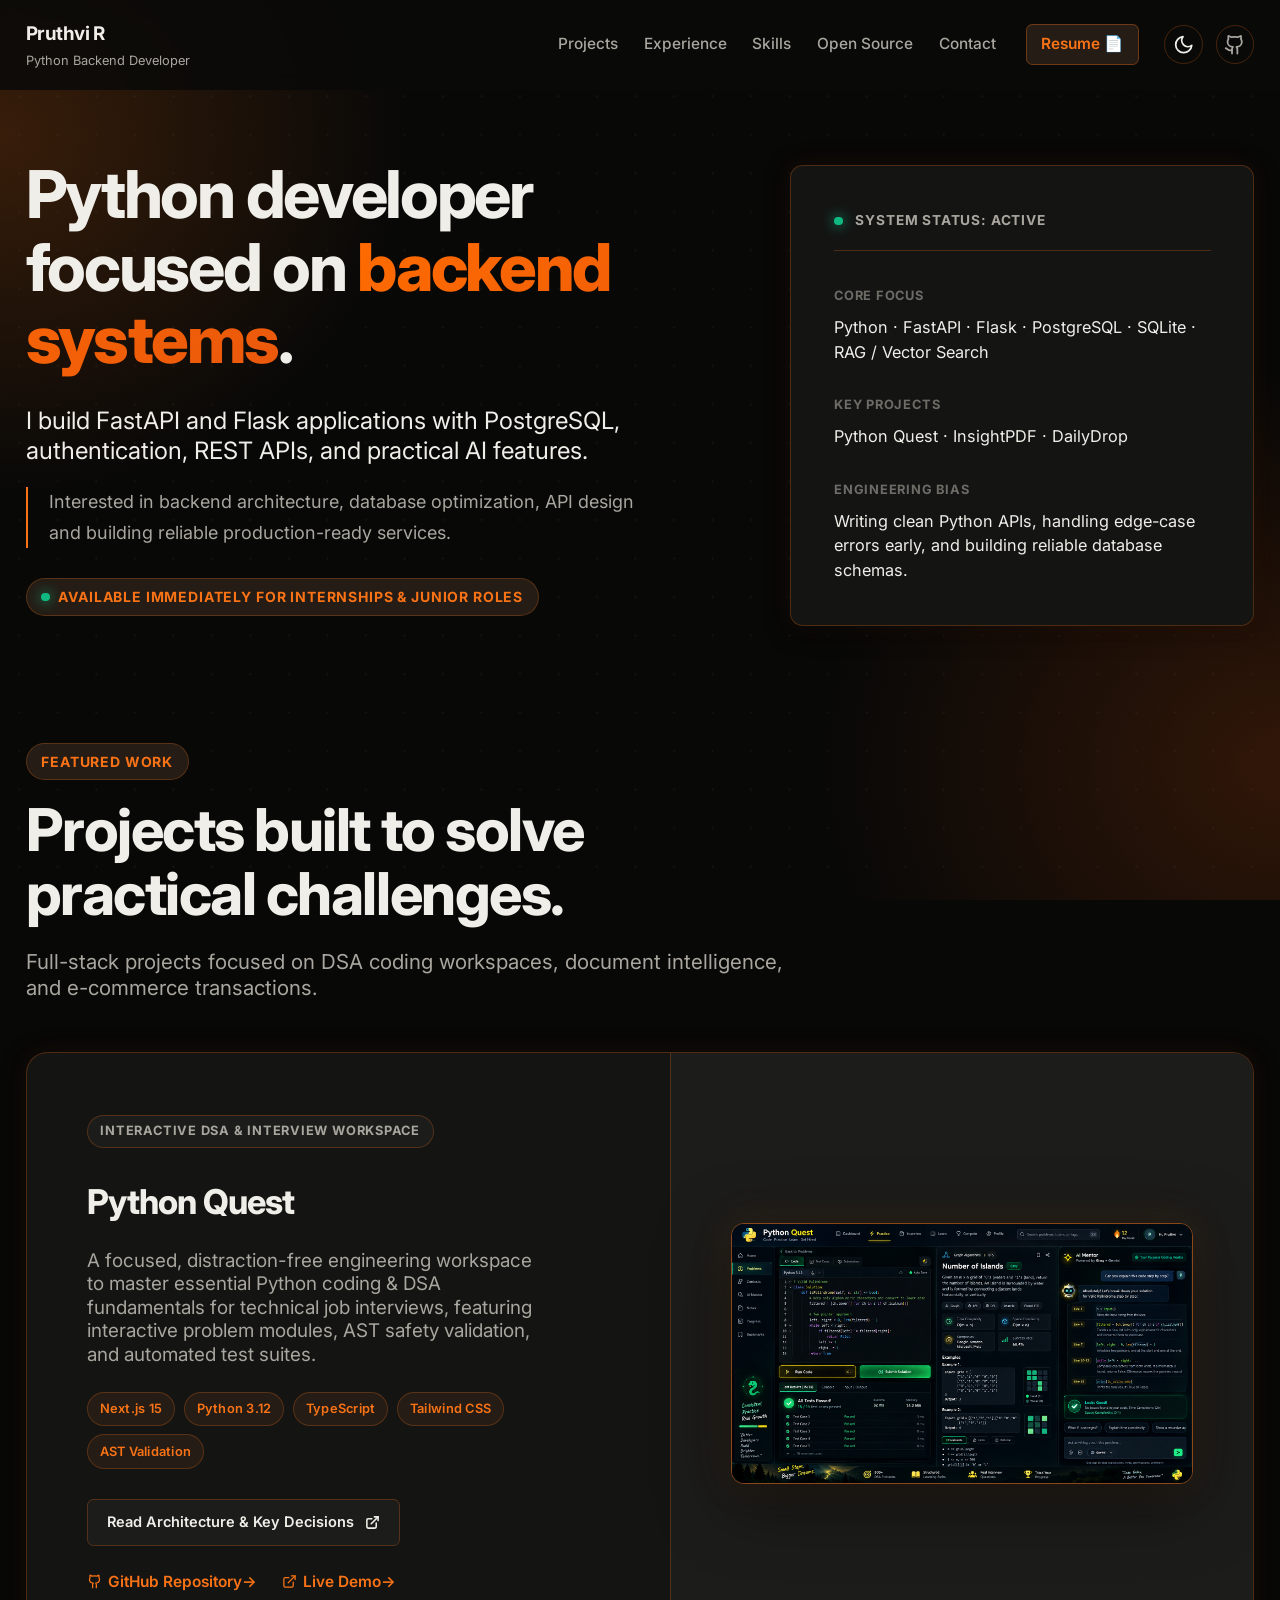
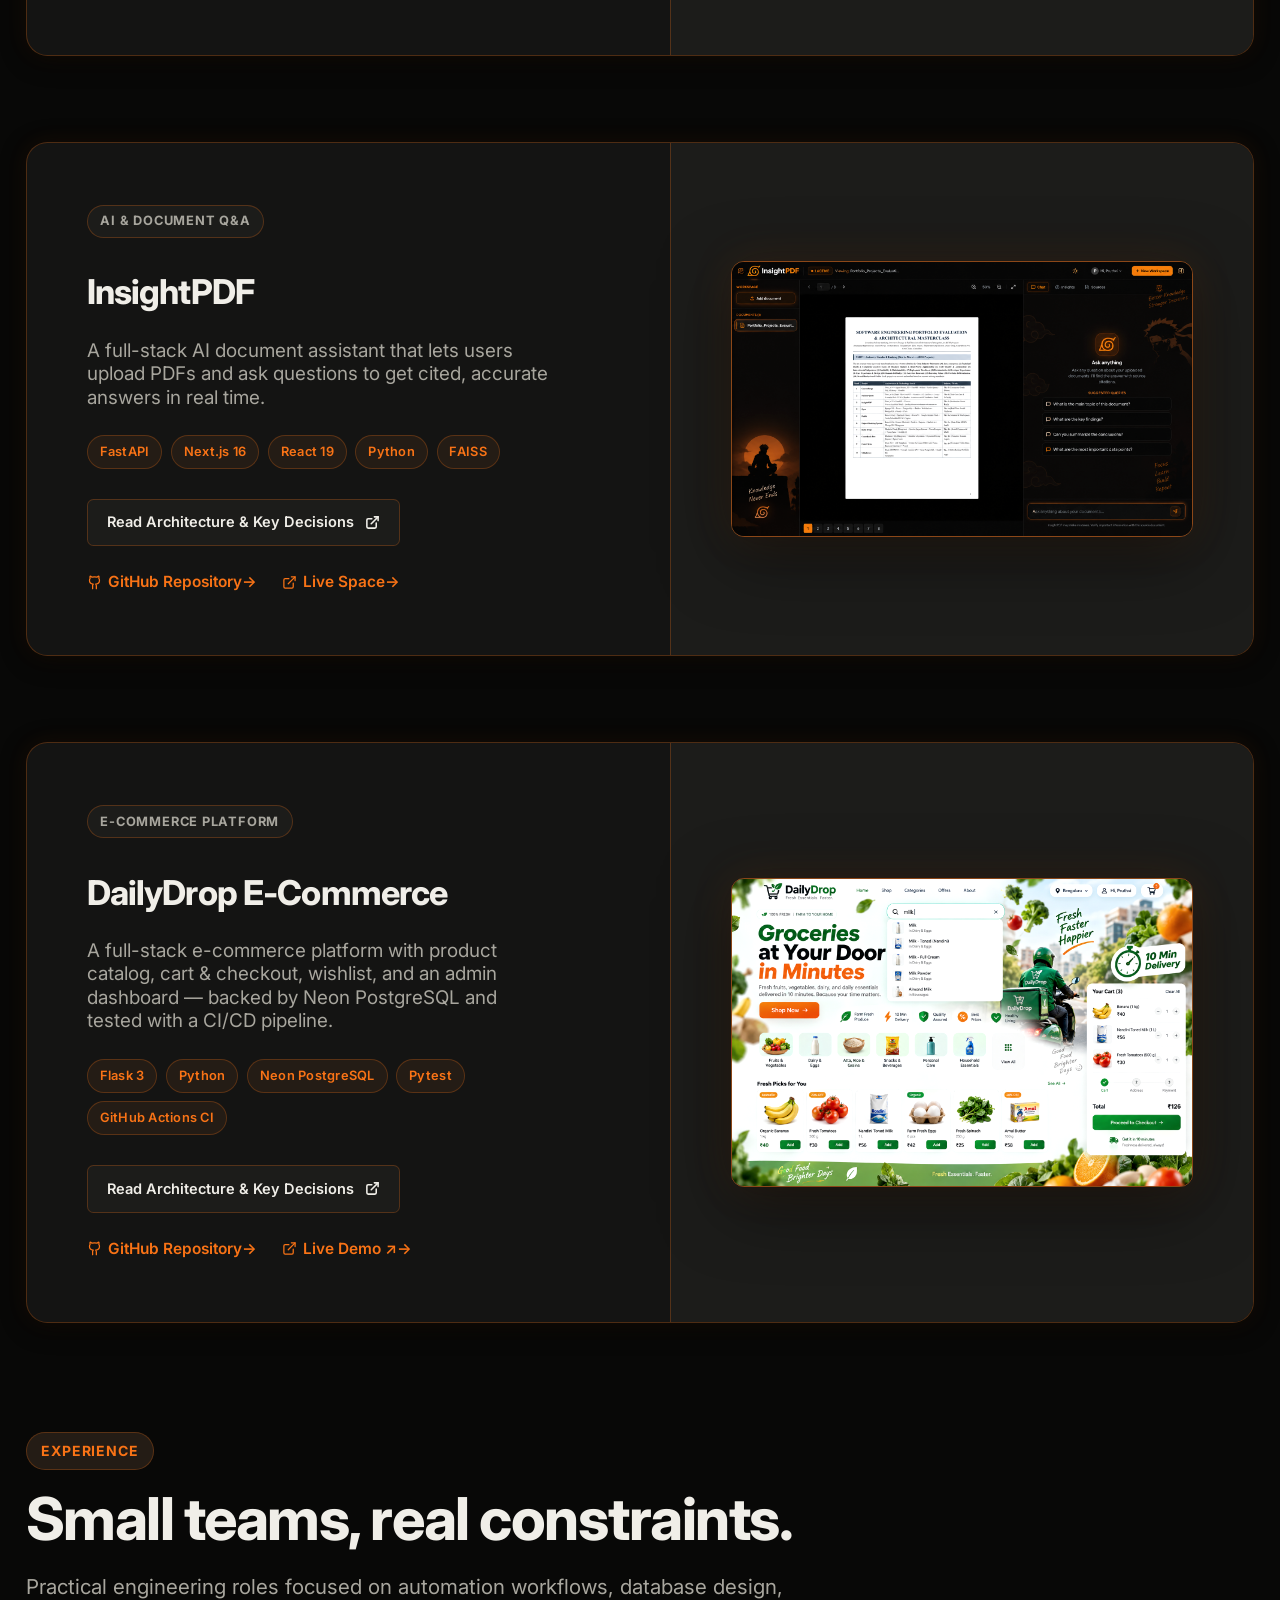
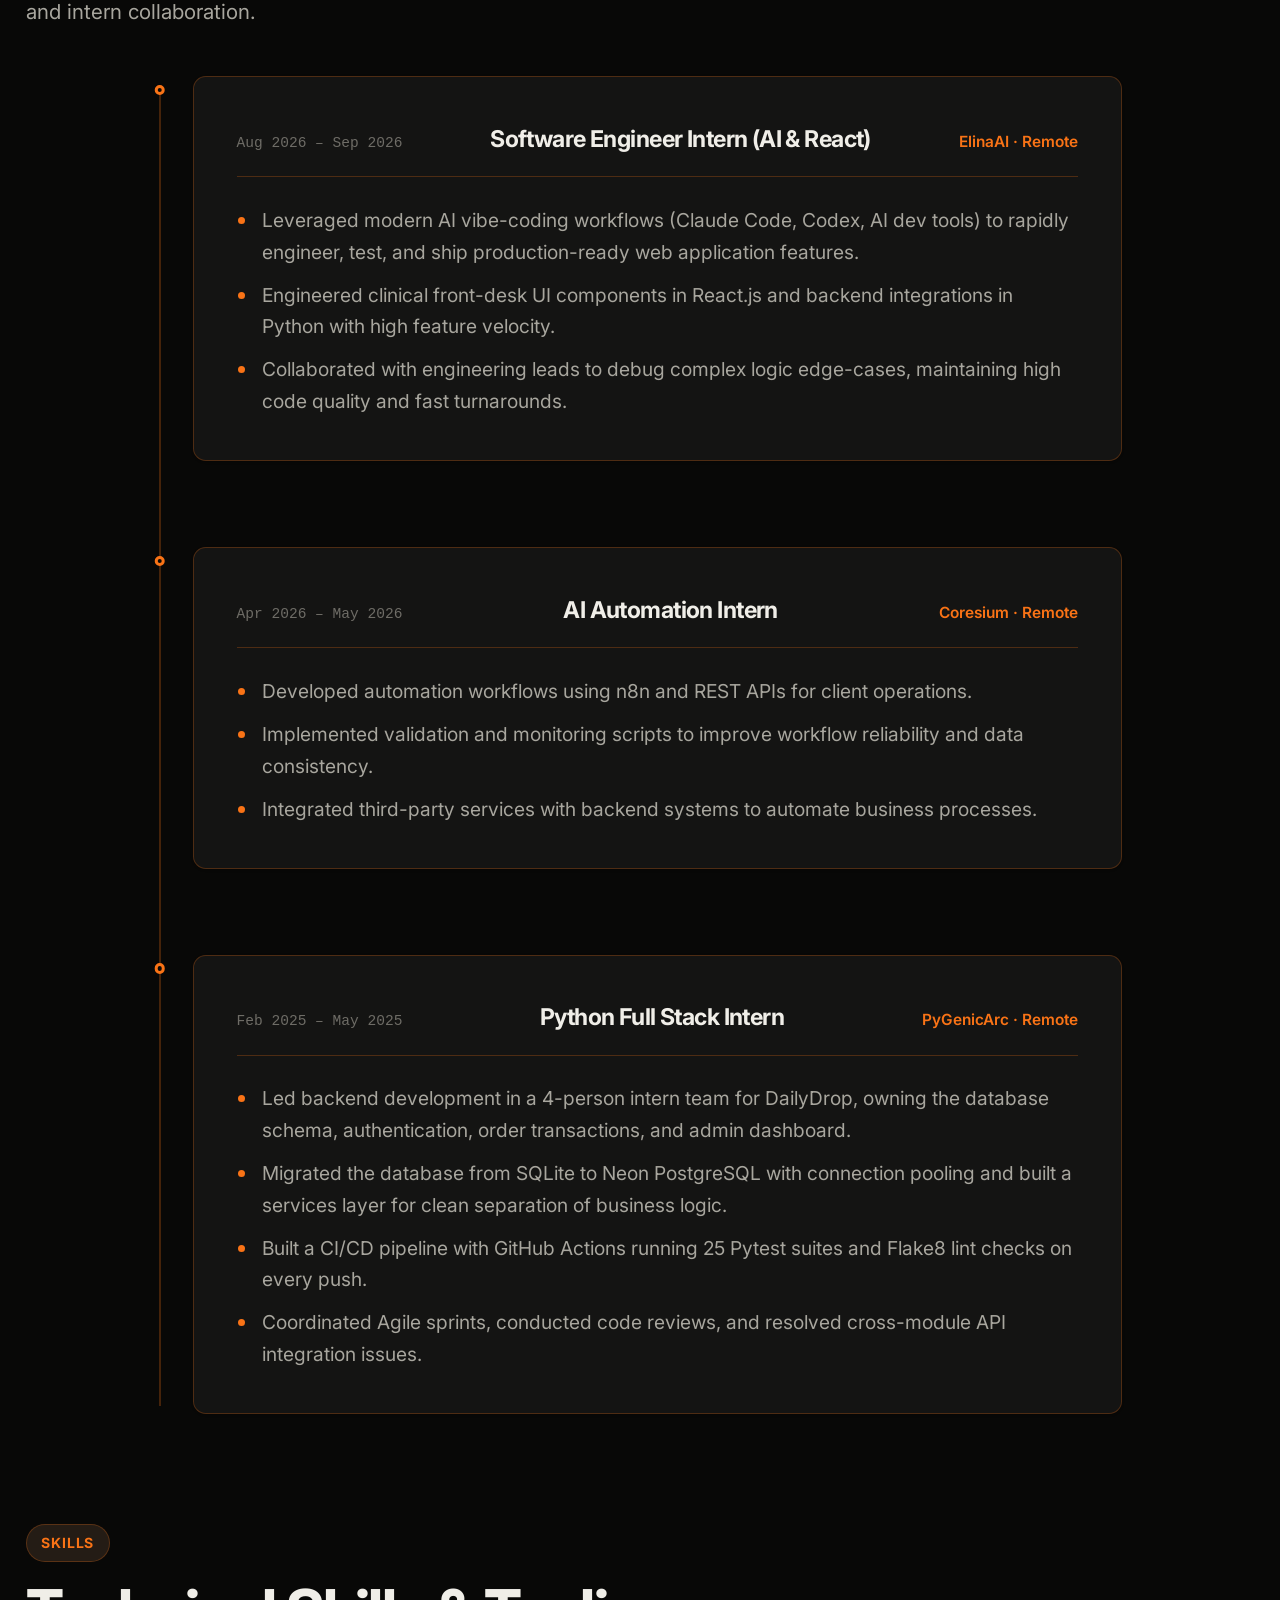
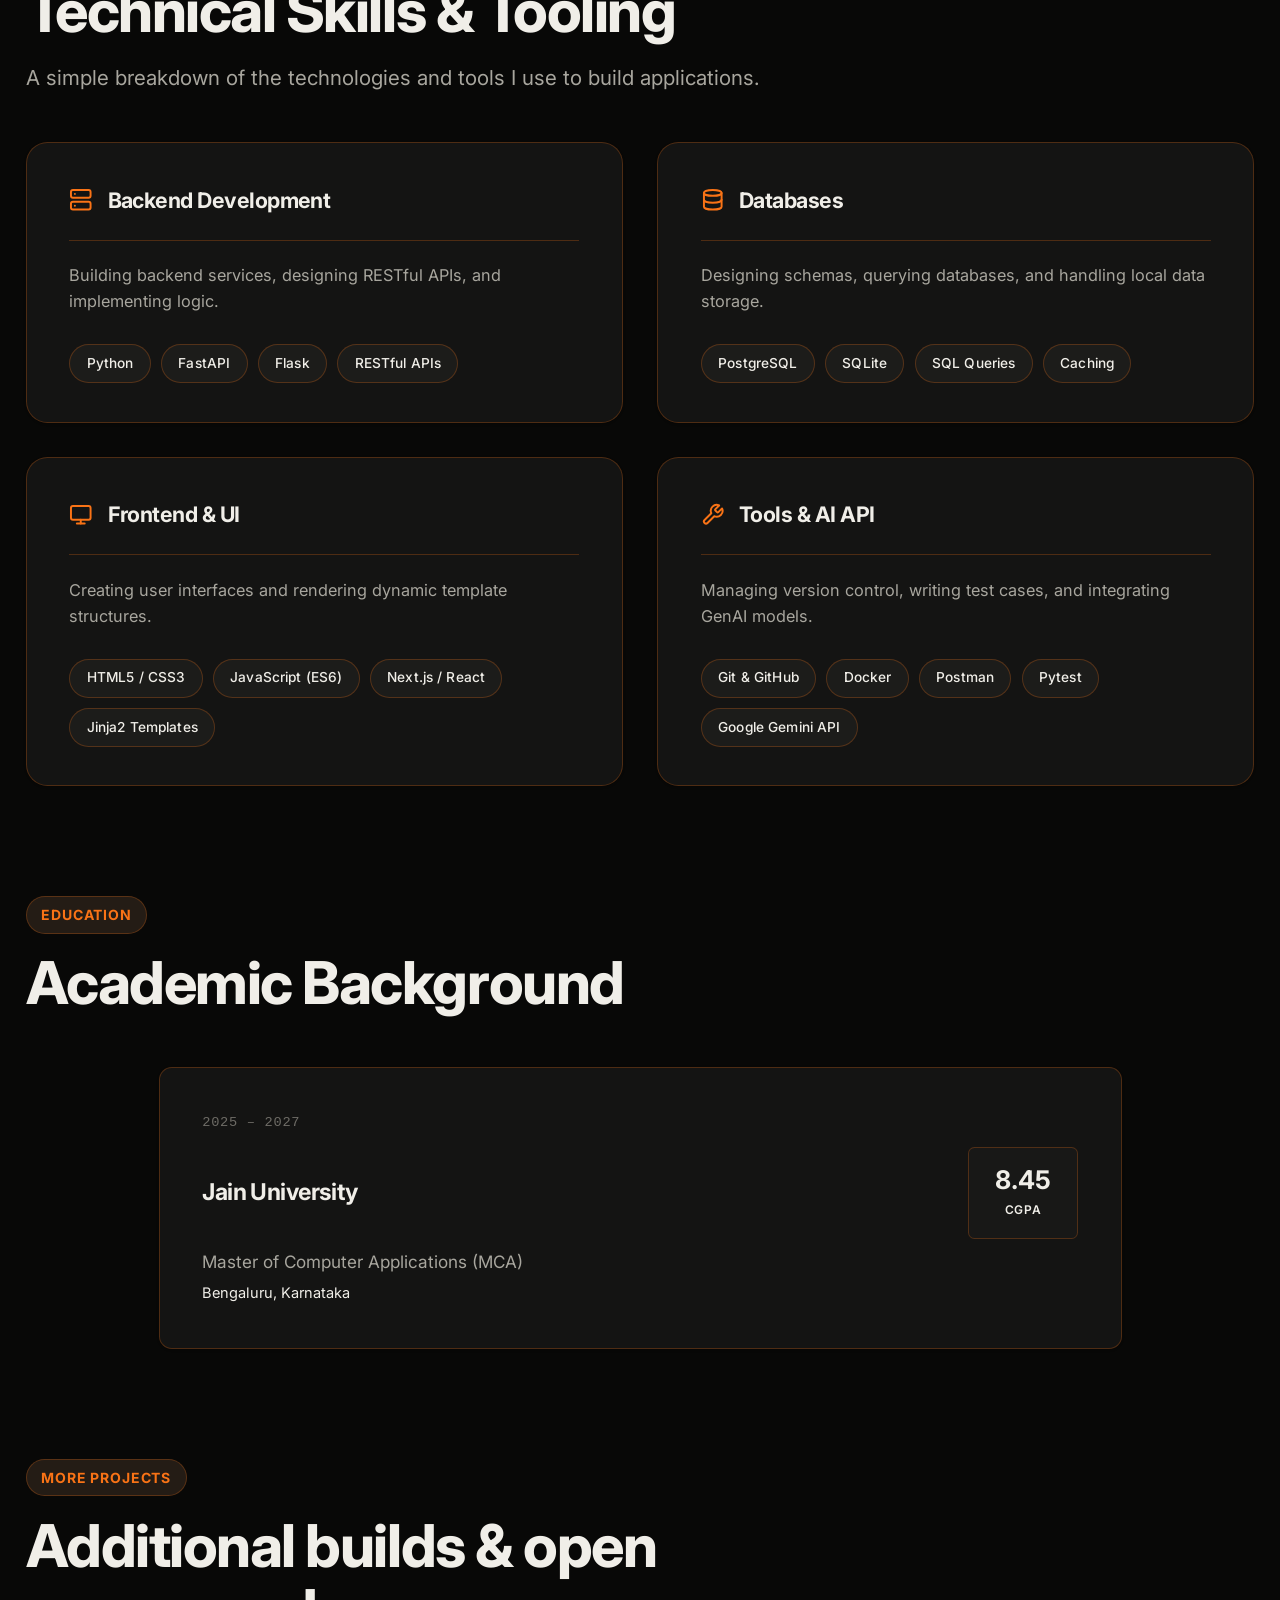
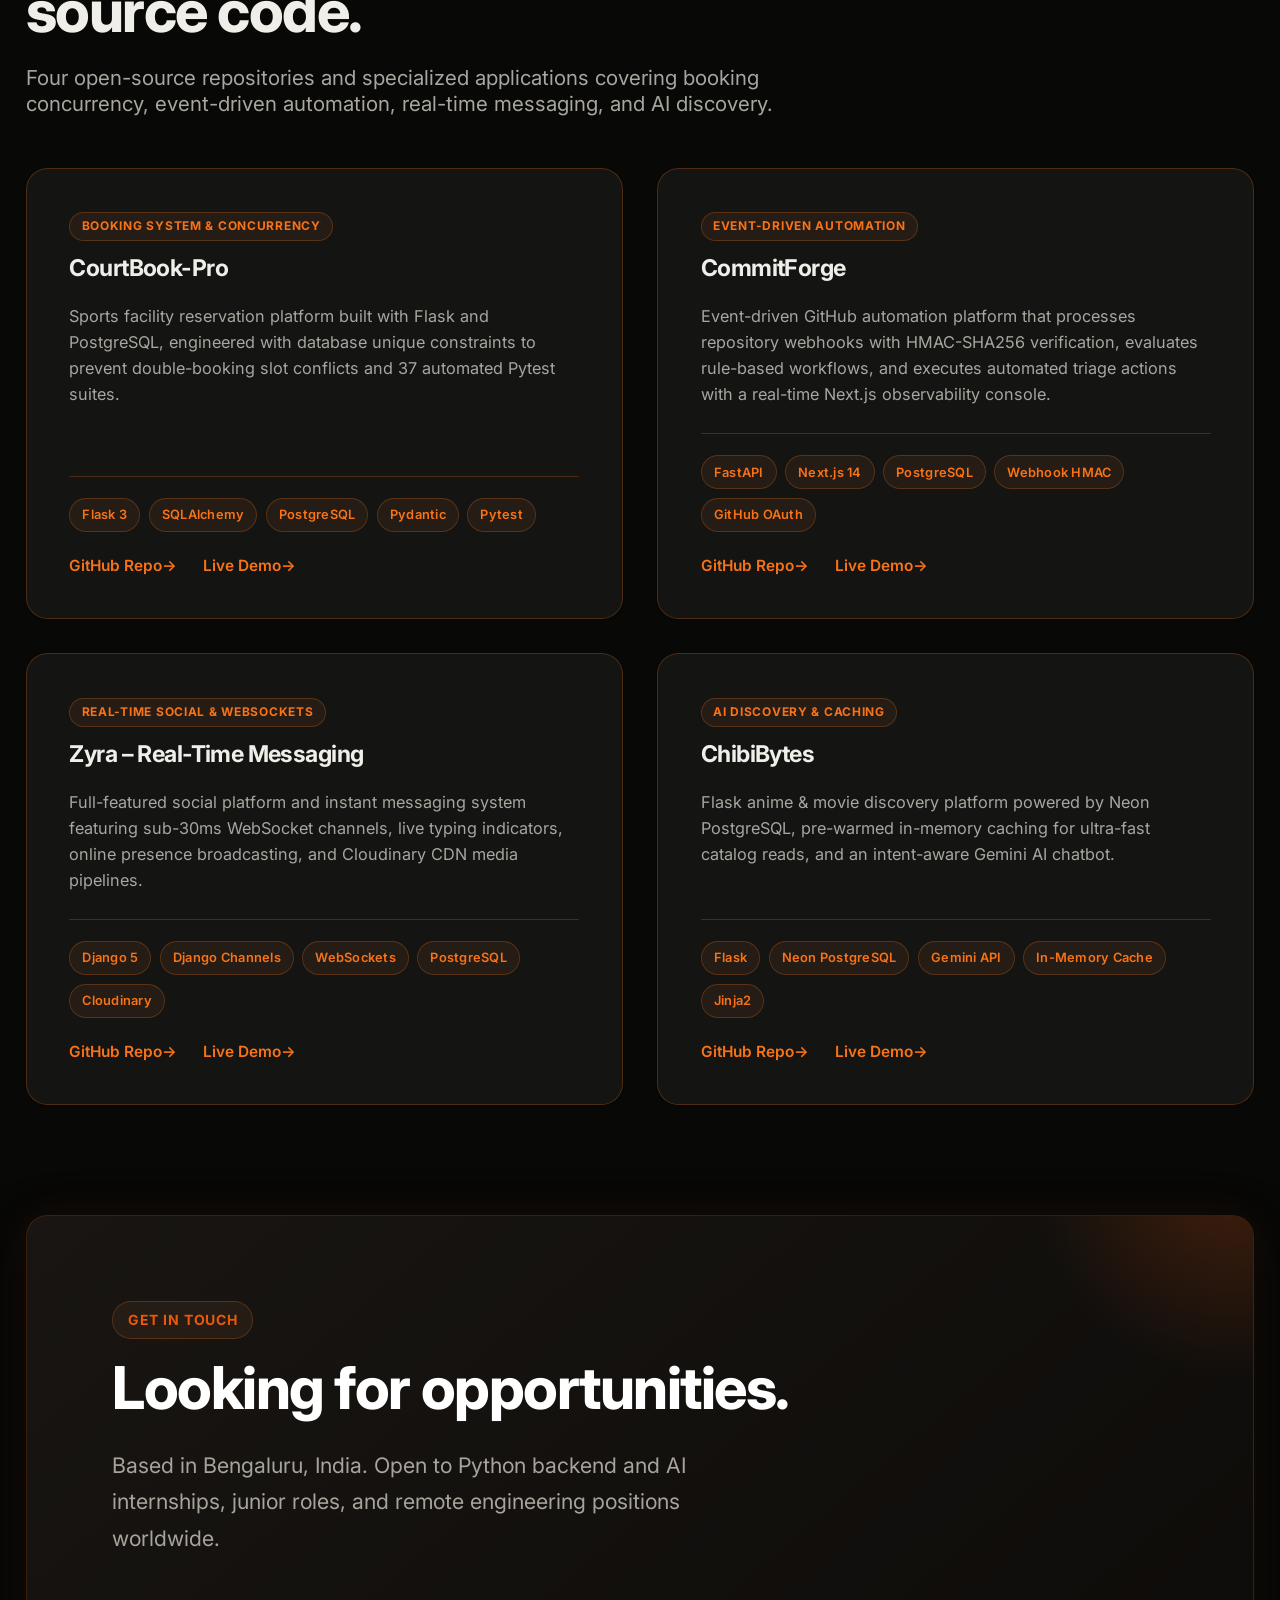
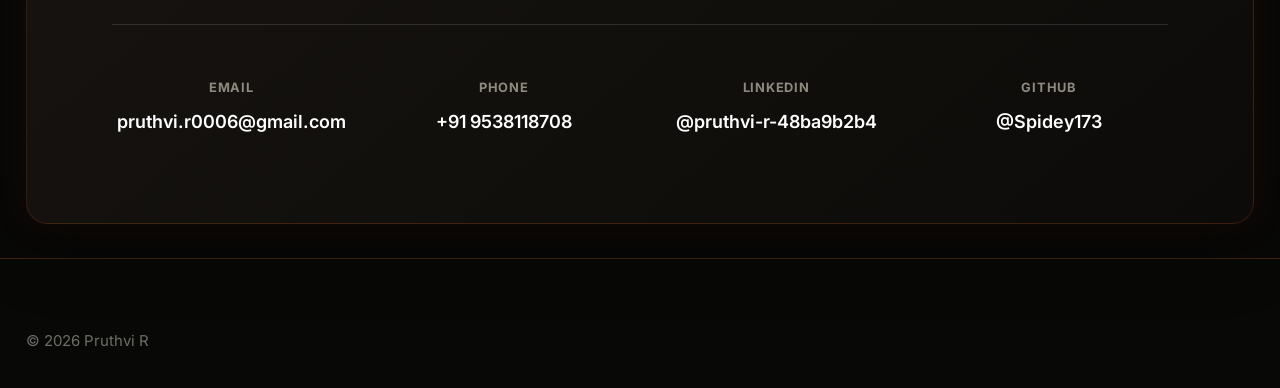
<file: index.html>
<!DOCTYPE html>
<html lang="en-IN" data-theme="dark">

<head>
    <meta charset="UTF-8">
    <meta name="viewport" content="width=device-width, initial-scale=1.0">
    <meta name="color-scheme" content="dark light">
    <meta name="theme-color" content="#0a0a09">
    <script>
        (function () {
            const stored = localStorage.getItem("portfolio-theme-v4-orange");
            const theme = (stored === "light" || stored === "dark") ? stored : "dark";
            document.documentElement.dataset.theme = theme;
        })();
    </script>
    <title>Pruthvi R — Python Backend Developer</title>
    <link rel="icon" type="image/webp" href="assets/favicon.webp">
    <meta name="description"
        content="Python backend developer building FastAPI/Flask APIs, PostgreSQL systems, and retrieval-powered applications.">
    <meta name="author" content="Pruthvi R">
    <meta name="robots" content="index, follow">

    <meta property="og:title" content="Pruthvi R — Python Backend Developer">
    <meta property="og:description"
        content="Python backend developer building FastAPI/Flask APIs, PostgreSQL systems, and retrieval-powered applications.">
    <meta property="og:type" content="website">
    <meta property="og:url" content="https://pruthvi-17.vercel.app/">
    <meta property="og:image" content="https://pruthvi-17.vercel.app/assets/pdf.png">
    <meta name="twitter:card" content="summary_large_image">
    <meta name="twitter:title" content="Pruthvi R — Python Backend Developer">
    <meta name="twitter:description"
        content="Python backend developer building FastAPI/Flask APIs, PostgreSQL systems, and retrieval-powered applications.">
    <meta name="twitter:image" content="https://pruthvi-17.vercel.app/assets/pdf.png">
    <link rel="canonical" href="https://pruthvi-17.vercel.app/">

    <link rel="preconnect" href="https://fonts.googleapis.com">
    <link rel="preconnect" href="https://fonts.gstatic.com" crossorigin>
    <link
        href="https://fonts.googleapis.com/css2?family=Inter:ital,opsz,wght@0,14..32,100..900;1,14..32,100..900&display=swap"
        rel="stylesheet">

    <link rel="preload" href="style.css" as="style">
    <link rel="stylesheet" href="style.css">

    <script type="application/ld+json">
        {
            "@context": "https://schema.org",
            "@type": "Person",
            "name": "Pruthvi R",
            "jobTitle": "Python Backend Developer",
            "email": "mailto:pruthvi.r0006@gmail.com",
            "telephone": "+91-9538118708",
            "address": {
                "@type": "PostalAddress",
                "addressLocality": "Bengaluru",
                "addressRegion": "Karnataka",
                "addressCountry": "IN"
            },
            "url": "https://pruthvi-17.vercel.app/",
            "sameAs": [
                "https://github.com/Spidey173",
                "https://linkedin.com/in/pruthvi-r-48ba9b2b4"
            ],
            "knowsAbout": [
                "Python", "FastAPI", "Flask", "PostgreSQL",
                "RAG Pipelines", "Vector Databases", "REST APIs",
                "SQLite", "Docker"
            ]
        }
    </script>
</head>

<body>

    <div class="progress-bar" id="progress-bar" aria-hidden="true"></div>

    <a class="skip-link" href="#main-content">Skip to content</a>

    <header class="site-header" id="site-header">
        <nav class="nav" aria-label="Primary navigation">
            <a class="brand" href="#opening" aria-label="Pruthvi R — home">
                <span class="brand-name">Pruthvi R</span>
                <span class="brand-role">Python Backend Developer</span>
            </a>

            <button class="nav-toggle" type="button" aria-expanded="false" aria-controls="nav-links" id="nav-toggle">
                <span class="sr-only">Toggle navigation menu</span>
                <span class="hamburger-bar"></span>
                <span class="hamburger-bar"></span>
            </button>

            <div class="nav-links" id="nav-links">
                <a href="#work">Projects</a>
                <a href="#experience">Experience</a>
                <a href="#skills">Skills</a>
                <a href="#oss">Open Source</a>
                <a href="#contact">Contact</a>
                <a href="resume.html" target="_blank" rel="noreferrer" class="nav-resume-btn">Resume 📄</a>

                <div class="nav-controls">
                    <button class="theme-toggle" type="button" aria-label="Switch theme" id="theme-toggle">
                        <svg class="theme-icon sun-icon" viewBox="0 0 24 24" fill="none" stroke="currentColor"
                            stroke-width="2" stroke-linecap="round" stroke-linejoin="round">
                            <circle cx="12" cy="12" r="4"></circle>
                            <path d="M12 2v2"></path>
                            <path d="M12 20v2"></path>
                            <path d="m4.93 4.93 1.41 1.41"></path>
                            <path d="m17.66 17.66 1.41 1.41"></path>
                            <path d="M2 12h2"></path>
                            <path d="M20 12h2"></path>
                            <path d="m6.34 17.66-1.41 1.41"></path>
                            <path d="m19.07 4.93-1.41 1.41"></path>
                        </svg>
                        <svg class="theme-icon moon-icon" viewBox="0 0 24 24" fill="none" stroke="currentColor"
                            stroke-width="2" stroke-linecap="round" stroke-linejoin="round">
                            <path d="M21 12.79A9 9 0 1 1 11.21 3 7 7 0 0 0 21 12.79z"></path>
                        </svg>
                    </button>
                    <a class="github-nav-link" href="https://github.com/Spidey173" target="_blank" rel="noreferrer"
                        aria-label="GitHub Profile">
                        <svg class="github-nav-icon" viewBox="0 0 24 24" fill="none" stroke="currentColor"
                            stroke-width="2" stroke-linecap="round" stroke-linejoin="round">
                            <path
                                d="M15 22v-4a4.8 4.8 0 0 0-1-3.5c3 0 6-2 6-5.5.08-1.25-.27-2.48-1-3.5.28-1.15.28-2.35 0-3.5 0 0-1 0-3 1.5-2.64-.5-5.36-.5-8 0C6 2 5 2 5 2c-.3 1.15-.3 2.35 0 3.5A5.403 5.403 0 0 0 4 9c0 3.5 3 5.5 6 5.5-.39.49-.68 1.05-.85 1.65-.17.6-.22 1.23-.15 1.85v4">
                            </path>
                            <path d="M9 18c-4.51 2-5-2-7-2"></path>
                        </svg>
                    </a>
                </div>
            </div>
        </nav>
    </header>

    <main id="main-content">

        <section class="section opening" id="opening" aria-labelledby="opening-title">
            <div class="opening-grid">
                <div class="opening-text reveal">
                    <h1 id="opening-title">Python developer focused on <span class="accent-text">backend systems</span>.
                    </h1>
                    <p class="opening-lede">
                        I build FastAPI and Flask applications with PostgreSQL, authentication, REST APIs, and practical
                        AI features.
                    </p>
                    <p class="opening-about">
                        Interested in backend architecture, database optimization, API design and building reliable
                        production-ready services.
                    </p>
                    <div class="opening-availability" style="margin-top: 1.75rem;">
                        <span class="eyebrow" style="display: inline-flex; align-items: center; gap: 0.5rem;">
                            <span class="signal-indicator"></span>
                            AVAILABLE IMMEDIATELY FOR INTERNSHIPS &amp; JUNIOR ROLES
                        </span>
                    </div>
                </div>

                <div class="opening-signal reveal">
                    <div class="signal-card">
                        <div class="signal-header">
                            <span class="signal-indicator"></span>
                            <span class="signal-title">System Status: Active</span>
                        </div>
                        <div class="signal-body">
                            <div class="signal-metric">
                                <span class="metric-label">Core Focus</span>
                                <span class="metric-value">Python · FastAPI · Flask · PostgreSQL · SQLite · RAG / Vector
                                    Search</span>
                            </div>
                            <div class="signal-metric">
                                <span class="metric-label">KEY PROJECTS</span>
                                <span class="metric-value">Python Quest · InsightPDF · DailyDrop</span>
                            </div>
                            <div class="signal-metric">
                                <span class="metric-label">Engineering Bias</span>
                                <span class="metric-value">Writing clean Python APIs, handling edge-case errors early,
                                    and building reliable database schemas.</span>
                            </div>
                        </div>
                    </div>
                </div>
            </div>
        </section>

        <section class="section case-studies" id="work" aria-labelledby="work-heading">
            <div class="section-header reveal">
                <span class="eyebrow">Featured Work</span>
                <h2 id="work-heading">Projects built to solve practical challenges.</h2>
                <p class="section-subtitle">Full-stack projects focused on DSA coding workspaces,
                    document intelligence, and e-commerce transactions.</p>
            </div>

            <div class="case-studies-container">

                <!-- 1. Python Quest (Interactive DSA & Interview Workspace) -->
                <article class="case-card reveal" id="case-pythonquest">
                    <div class="case-card-grid">
                        <div class="case-card-body">
                            <span class="case-badge">Interactive DSA & Interview Workspace</span>
                            <h3>Python Quest</h3>
                            <p class="case-intro">A focused, distraction-free engineering workspace to master essential
                                Python coding & DSA fundamentals for technical job interviews, featuring interactive problem
                                modules, AST safety validation, and automated test suites.</p>

                            <div class="case-stack-tags">
                                <span class="tech-tag">Next.js 15</span>
                                <span class="tech-tag">Python 3.12</span>
                                <span class="tech-tag">TypeScript</span>
                                <span class="tech-tag">Tailwind CSS</span>
                                <span class="tech-tag">AST Validation</span>
                            </div>

                            <!-- Modal Trigger Button -->
                            <button type="button" class="btn-details-trigger open-modal-btn" data-project="pythonquest">
                                Read Architecture & Key Decisions
                                <svg width="14" height="14" viewBox="0 0 24 24" fill="none" stroke="currentColor"
                                    stroke-width="2.5" stroke-linecap="round" stroke-linejoin="round"
                                    style="margin-left: 0.25rem;">
                                    <path d="M18 13v6a2 2 0 0 1-2 2H5a2 2 0 0 1-2-2V8a2 2 0 0 1 2-2h6"></path>
                                    <polyline points="15 3 21 3 21 9"></polyline>
                                    <line x1="10" y1="14" x2="21" y2="3"></line>
                                </svg>
                            </button>

                            <div class="case-links" style="flex-wrap: wrap; gap: 0.75rem 1.5rem; margin-top: 0.85rem;">
                                <a href="https://github.com/Spidey173/Python.git" target="_blank" rel="noreferrer"
                                    class="link-arrow"><svg width="14" height="14" viewBox="0 0 24 24" fill="none"
                                        stroke="currentColor" stroke-width="2" stroke-linecap="round"
                                        stroke-linejoin="round" style="margin-right: 0.35rem; vertical-align: -2px;">
                                        <path
                                            d="M15 22v-4a4.8 4.8 0 0 0-1-3.5c3 0 6-2 6-5.5.08-1.25-.27-2.48-1-3.5.28-1.15.28-2.35 0-3.5 0 0-1 0-3 1.5-2.64-.5-5.36-.5-8 0C6 2 5 2 5 2c-.3 1.15-.3 2.35 0 3.5A5.403 5.403 0 0 0 4 9c0 3.5 3 5.5 6 5.5-.39.49-.68 1.05-.85 1.65-.17.6-.22 1.23-.15 1.85v4">
                                        </path>
                                    </svg>GitHub Repository</a>
                                <a href="https://python-frontend-ruby.vercel.app/" target="_blank" rel="noreferrer"
                                    class="link-arrow"><svg width="14" height="14" viewBox="0 0 24 24" fill="none"
                                        stroke="currentColor" stroke-width="2" stroke-linecap="round"
                                        stroke-linejoin="round" style="margin-right: 0.35rem; vertical-align: -2px;">
                                        <path d="M18 13v6a2 2 0 0 1-2 2H5a2 2 0 0 1-2-2V8a2 2 0 0 1 2-2h6"></path>
                                        <polyline points="15 3 21 3 21 9"></polyline>
                                        <line x1="10" y1="14" x2="21" y2="3"></line>
                                    </svg>Live Demo</a>
                            </div>
                        </div>
                        <div class="case-card-preview">
                            <div class="preview-mockup">
                                <img src="assets/pythonquest.png" alt="Python Quest interactive DSA workspace"
                                    fetchpriority="high" decoding="async" width="600" height="400">
                            </div>
                        </div>
                    </div>
                </article>

                <!-- 2. InsightPDF (AI / RAG / Semantic Retrieval) -->
                <article class="case-card reveal" id="case-insightpdf">
                    <div class="case-card-grid">
                        <div class="case-card-body">
                            <span class="case-badge">AI & Document Q&A</span>
                            <h3>InsightPDF</h3>
                            <p class="case-intro">A full-stack AI document assistant that lets users upload PDFs and ask
                                questions to get cited, accurate answers in real time.</p>

                            <div class="case-stack-tags">
                                <span class="tech-tag">FastAPI</span>
                                <span class="tech-tag">Next.js 16</span>
                                <span class="tech-tag">React 19</span>
                                <span class="tech-tag">Python</span>
                                <span class="tech-tag">FAISS</span>
                            </div>

                            <!-- Modal Trigger Button -->
                            <button type="button" class="btn-details-trigger open-modal-btn" data-project="insightpdf">
                                Read Architecture & Key Decisions
                                <svg width="14" height="14" viewBox="0 0 24 24" fill="none" stroke="currentColor"
                                    stroke-width="2.5" stroke-linecap="round" stroke-linejoin="round"
                                    style="margin-left: 0.25rem;">
                                    <path d="M18 13v6a2 2 0 0 1-2 2H5a2 2 0 0 1-2-2V8a2 2 0 0 1 2-2h6"></path>
                                    <polyline points="15 3 21 3 21 9"></polyline>
                                    <line x1="10" y1="14" x2="21" y2="3"></line>
                                </svg>
                            </button>

                            <div class="case-links" style="flex-wrap: wrap; gap: 0.75rem 1.5rem; margin-top: 0.85rem;">
                                <a href="https://github.com/Spidey173/InsightPDF" target="_blank" rel="noreferrer"
                                    class="link-arrow"><svg width="14" height="14" viewBox="0 0 24 24" fill="none"
                                        stroke="currentColor" stroke-width="2" stroke-linecap="round"
                                        stroke-linejoin="round" style="margin-right: 0.35rem; vertical-align: -2px;">
                                        <path
                                            d="M15 22v-4a4.8 4.8 0 0 0-1-3.5c3 0 6-2 6-5.5.08-1.25-.27-2.48-1-3.5.28-1.15.28-2.35 0-3.5 0 0-1 0-3 1.5-2.64-.5-5.36-.5-8 0C6 2 5 2 5 2c-.3 1.15-.3 2.35 0 3.5A5.403 5.403 0 0 0 4 9c0 3.5 3 5.5 6 5.5-.39.49-.68 1.05-.85 1.65-.17.6-.22 1.23-.15 1.85v4">
                                        </path>
                                    </svg>GitHub Repository</a>
                                <a href="https://huggingface.co/spaces/Spidey173/insightpdf" target="_blank"
                                    rel="noreferrer" class="link-arrow"><svg width="14" height="14" viewBox="0 0 24 24"
                                        fill="none" stroke="currentColor" stroke-width="2" stroke-linecap="round"
                                        stroke-linejoin="round" style="margin-right: 0.35rem; vertical-align: -2px;">
                                        <path d="M18 13v6a2 2 0 0 1-2 2H5a2 2 0 0 1-2-2V8a2 2 0 0 1 2-2h6"></path>
                                        <polyline points="15 3 21 3 21 9"></polyline>
                                        <line x1="10" y1="14" x2="21" y2="3"></line>
                                    </svg>Live Space</a>
                            </div>
                        </div>
                        <div class="case-card-preview">
                            <div class="preview-mockup">
                                <img src="assets/pdf.png" alt="InsightPDF document dashboard interface"
                                    loading="lazy" decoding="async" width="600" height="400">
                            </div>
                        </div>
                    </div>
                </article>

                <!-- 3. DailyDrop (E-Commerce & Relational DB) -->
                <article class="case-card reveal" id="case-dailydrop">
                    <div class="case-card-grid">
                        <div class="case-card-body">
                            <span class="case-badge">E-Commerce Platform</span>
                            <h3>DailyDrop E-Commerce</h3>
                            <p class="case-intro">A full-stack e-commerce platform with product catalog, cart &
                                checkout, wishlist, and an admin dashboard — backed by Neon PostgreSQL and tested
                                with a CI/CD pipeline.</p>

                            <div class="case-stack-tags">
                                <span class="tech-tag">Flask 3</span>
                                <span class="tech-tag">Python</span>
                                <span class="tech-tag">Neon PostgreSQL</span>
                                <span class="tech-tag">Pytest</span>
                                <span class="tech-tag">GitHub Actions CI</span>
                            </div>

                            <!-- Modal Trigger Button -->
                            <button type="button" class="btn-details-trigger open-modal-btn" data-project="dailydrop">
                                Read Architecture & Key Decisions
                                <svg width="14" height="14" viewBox="0 0 24 24" fill="none" stroke="currentColor"
                                    stroke-width="2.5" stroke-linecap="round" stroke-linejoin="round"
                                    style="margin-left: 0.25rem;">
                                    <path d="M18 13v6a2 2 0 0 1-2 2H5a2 2 0 0 1-2-2V8a2 2 0 0 1 2-2h6"></path>
                                    <polyline points="15 3 21 3 21 9"></polyline>
                                    <line x1="10" y1="14" x2="21" y2="3"></line>
                                </svg>
                            </button>

                            <div class="case-links" style="flex-wrap: wrap; gap: 0.75rem 1.5rem; margin-top: 0.85rem;">
                                <a href="https://github.com/Spidey173/Daily-Drop" target="_blank" rel="noreferrer"
                                    class="link-arrow"><svg width="14" height="14" viewBox="0 0 24 24" fill="none"
                                        stroke="currentColor" stroke-width="2" stroke-linecap="round"
                                        stroke-linejoin="round" style="margin-right: 0.35rem; vertical-align: -2px;">
                                        <path
                                            d="M15 22v-4a4.8 4.8 0 0 0-1-3.5c3 0 6-2 6-5.5.08-1.25-.27-2.48-1-3.5.28-1.15.28-2.35 0-3.5 0 0-1 0-3 1.5-2.64-.5-5.36-.5-8 0C6 2 5 2 5 2c-.3 1.15-.3 2.35 0 3.5A5.403 5.403 0 0 0 4 9c0 3.5 3 5.5 6 5.5-.39.49-.68 1.05-.85 1.65-.17.6-.22 1.23-.15 1.85v4">
                                        </path>
                                    </svg>GitHub Repository</a>
                                <a href="https://daily-drop-c96q-f5su.onrender.com/" target="_blank" rel="noreferrer"
                                    class="link-arrow"><svg width="14" height="14" viewBox="0 0 24 24" fill="none"
                                        stroke="currentColor" stroke-width="2" stroke-linecap="round"
                                        stroke-linejoin="round" style="margin-right: 0.35rem; vertical-align: -2px;">
                                        <path d="M18 13v6a2 2 0 0 1-2 2H5a2 2 0 0 1-2-2V8a2 2 0 0 1 2-2h6"></path>
                                        <polyline points="15 3 21 3 21 9"></polyline>
                                        <line x1="10" y1="14" x2="21" y2="3"></line>
                                    </svg>Live Demo ↗</a>
                            </div>
                        </div>
                        <div class="case-card-preview">
                            <div class="preview-mockup">
                                <img src="assets/dailydrop.png" alt="Daily-Drop E-Commerce interface" loading="lazy"
                                    decoding="async" width="600" height="400">
                            </div>
                        </div>
                    </div>
                </article>

            </div>
        </section>

        <!-- ═══════════════════════════════════════════════════════════════════
             Project Details Modal Overlay
             ═══════════════════════════════════════════════════════════════════ -->
        <div class="project-modal-overlay" id="project-modal-overlay" aria-hidden="true">
            <div class="project-modal" role="dialog" aria-modal="true" aria-labelledby="modal-title">
                <div class="modal-header">
                    <div>
                        <span class="modal-badge" id="modal-badge"></span>
                        <h3 class="modal-title" id="modal-title"></h3>
                    </div>
                    <button type="button" class="modal-close-btn" id="modal-close-btn" aria-label="Close modal">
                        <svg width="20" height="20" viewBox="0 0 24 24" fill="none" stroke="currentColor"
                            stroke-width="2.5" stroke-linecap="round" stroke-linejoin="round">
                            <line x1="18" y1="6" x2="6" y2="18"></line>
                            <line x1="6" y1="6" x2="18" y2="18"></line>
                        </svg>
                    </button>
                </div>
                <div class="modal-body" id="modal-body">
                    <!-- Content injected by JS -->
                </div>
            </div>
        </div>

        <section class="section timeline-section" id="experience" aria-labelledby="experience-title">
            <div class="section-header reveal">
                <span class="eyebrow">Experience</span>
                <h2 id="experience-title">Small teams, real constraints.</h2>
                <p class="section-subtitle">Practical engineering roles focused on automation workflows, database
                    design, and intern collaboration.</p>
            </div>

            <div class="timeline-container reveal">
                <div class="timeline-line"></div>

                <div class="timeline-item">
                    <div class="timeline-marker"></div>
                    <div class="timeline-content">
                        <div class="timeline-header">
                            <span class="timeline-date">Aug 2026 – Sep 2026</span>
                            <h3>Software Engineer Intern (AI &amp; React)</h3>
                            <span class="timeline-org">ElinaAI · Remote</span>
                        </div>
                        <ul class="timeline-bullets">
                            <li>Leveraged modern AI vibe-coding workflows (Claude Code, Codex, AI dev tools) to rapidly
                                engineer, test, and ship production-ready web application features.</li>
                            <li>Engineered clinical front-desk UI components in React.js and backend integrations in
                                Python with high feature velocity.</li>
                            <li>Collaborated with engineering leads to debug complex logic edge-cases, maintaining high
                                code quality and fast turnarounds.</li>
                        </ul>
                    </div>
                </div>

                <div class="timeline-item">
                    <div class="timeline-marker"></div>
                    <div class="timeline-content">
                        <div class="timeline-header">
                            <span class="timeline-date">Apr 2026 – May 2026</span>
                            <h3>AI Automation Intern</h3>
                            <span class="timeline-org">Coresium · Remote</span>
                        </div>
                        <ul class="timeline-bullets">
                            <li>Developed automation workflows using n8n and REST APIs for client operations.</li>
                            <li>Implemented validation and monitoring scripts to improve workflow reliability and data
                                consistency.</li>
                            <li>Integrated third-party services with backend systems to automate business processes.
                            </li>
                        </ul>
                    </div>
                </div>

                <div class="timeline-item">
                    <div class="timeline-marker"></div>
                    <div class="timeline-content">
                        <div class="timeline-header">
                            <span class="timeline-date">Feb 2025 – May 2025</span>
                            <h3>Python Full Stack Intern</h3>
                            <span class="timeline-org">PyGenicArc · Remote</span>
                        </div>
                        <ul class="timeline-bullets">
                            <li>Led backend development in a 4-person intern team for DailyDrop, owning the
                                database schema, authentication, order transactions, and admin dashboard.</li>
                            <li>Migrated the database from SQLite to Neon PostgreSQL with connection pooling and
                                built a services layer for clean separation of business logic.</li>
                            <li>Built a CI/CD pipeline with GitHub Actions running 25 Pytest suites and Flake8
                                lint checks on every push.</li>
                            <li>Coordinated Agile sprints, conducted code reviews, and resolved cross-module API
                                integration issues.</li>
                        </ul>
                    </div>
                </div>
            </div>
        </section>

        <section class="section skills-section" id="skills" aria-labelledby="skills-heading">
            <div class="section-header reveal">
                <span class="eyebrow">Skills</span>
                <h2 id="skills-heading">Technical Skills & Tooling</h2>
                <p class="section-subtitle">A simple breakdown of the technologies and tools I use to build
                    applications.</p>
            </div>

            <div class="skills-grid reveal">
                <!-- 1. Backend Development -->
                <article class="skill-card">
                    <div class="skill-card-header">
                        <svg class="skill-icon" width="22" height="22" viewBox="0 0 24 24" fill="none"
                            stroke="currentColor" stroke-width="2" stroke-linecap="round" stroke-linejoin="round"
                            aria-hidden="true">
                            <rect x="2" y="2" width="20" height="8" rx="2" ry="2"></rect>
                            <rect x="2" y="14" width="20" height="8" rx="2" ry="2"></rect>
                            <line x1="6" y1="6" x2="6.01" y2="6"></line>
                            <line x1="6" y1="18" x2="6.01" y2="18"></line>
                        </svg>
                        <h3>Backend Development</h3>
                    </div>
                    <div class="skill-divider"></div>
                    <p class="skill-desc">Building backend services, designing RESTful APIs, and implementing logic.</p>
                    <div class="skill-tags">
                        <span class="skill-pill">Python</span>
                        <span class="skill-pill">FastAPI</span>
                        <span class="skill-pill">Flask</span>
                        <span class="skill-pill">RESTful APIs</span>
                    </div>
                </article>

                <!-- 2. Databases -->
                <article class="skill-card">
                    <div class="skill-card-header">
                        <svg class="skill-icon" width="22" height="22" viewBox="0 0 24 24" fill="none"
                            stroke="currentColor" stroke-width="2" stroke-linecap="round" stroke-linejoin="round"
                            aria-hidden="true">
                            <ellipse cx="12" cy="5" rx="9" ry="3"></ellipse>
                            <path d="M21 12c0 1.66-4 3-9 3s-9-1.34-9-3"></path>
                            <path d="M3 5v14c0 1.66 4 3 9 3s9-1.34 9-3V5"></path>
                        </svg>
                        <h3>Databases</h3>
                    </div>
                    <div class="skill-divider"></div>
                    <p class="skill-desc">Designing schemas, querying databases, and handling local data storage.</p>
                    <div class="skill-tags">
                        <span class="skill-pill">PostgreSQL</span>
                        <span class="skill-pill">SQLite</span>
                        <span class="skill-pill">SQL Queries</span>
                        <span class="skill-pill">Caching</span>
                    </div>
                </article>

                <!-- 3. Frontend & UI -->
                <article class="skill-card">
                    <div class="skill-card-header">
                        <svg class="skill-icon" width="22" height="22" viewBox="0 0 24 24" fill="none"
                            stroke="currentColor" stroke-width="2" stroke-linecap="round" stroke-linejoin="round"
                            aria-hidden="true">
                            <rect x="2" y="3" width="20" height="14" rx="2" ry="2"></rect>
                            <line x1="8" y1="21" x2="16" y2="21"></line>
                            <line x1="12" y1="17" x2="12" y2="21"></line>
                        </svg>
                        <h3>Frontend & UI</h3>
                    </div>
                    <div class="skill-divider"></div>
                    <p class="skill-desc">Creating user interfaces and rendering dynamic template structures.</p>
                    <div class="skill-tags">
                        <span class="skill-pill">HTML5 / CSS3</span>
                        <span class="skill-pill">JavaScript (ES6)</span>
                        <span class="skill-pill">Next.js / React</span>
                        <span class="skill-pill">Jinja2 Templates</span>
                    </div>
                </article>

                <!-- 4. Tools & AI API -->
                <article class="skill-card">
                    <div class="skill-card-header">
                        <svg class="skill-icon" width="22" height="22" viewBox="0 0 24 24" fill="none"
                            stroke="currentColor" stroke-width="2" stroke-linecap="round" stroke-linejoin="round"
                            aria-hidden="true">
                            <path
                                d="M14.7 6.3a1 1 0 0 0 0 1.4l1.6 1.6a1 1 0 0 0 1.4 0l3.77-3.77a6 6 0 0 1-7.94 7.94l-6.91 6.91a2.12 2.12 0 0 1-3-3l6.91-6.91a6 6 0 0 1 7.94-7.94l-3.76 3.76z">
                            </path>
                        </svg>
                        <h3>Tools & AI API</h3>
                    </div>
                    <div class="skill-divider"></div>
                    <p class="skill-desc">Managing version control, writing test cases, and integrating GenAI models.
                    </p>
                    <div class="skill-tags">
                        <span class="skill-pill">Git &amp; GitHub</span>
                        <span class="skill-pill">Docker</span>
                        <span class="skill-pill">Postman</span>
                        <span class="skill-pill">Pytest</span>
                        <span class="skill-pill">Google Gemini API</span>
                    </div>
                </article>
            </div>
        </section>

        <section class="section education" id="education" aria-labelledby="education-title">
            <div class="section-header reveal">
                <span class="eyebrow">Education</span>
                <h2 id="education-title">Academic Background</h2>
            </div>

            <div class="edu-compact-container reveal">
                <div class="edu-timeline-content">
                    <div class="edu-card-details">
                        <span class="edu-date">2025 – 2027</span>
                        <div class="edu-heading-wrap">
                            <h3>Jain University</h3>
                            <div class="edu-score-box">
                                <span class="edu-score-val">8.45</span>
                                <span class="edu-score-lbl">CGPA</span>
                            </div>
                        </div>
                        <p class="edu-degree">Master of Computer Applications (MCA)</p>
                        <p class="edu-location">Bengaluru, Karnataka</p>
                    </div>
                </div>
            </div>
        </section>

        <!-- ==========================================================================
             MORE PROJECTS & OPEN SOURCE (COMPACT 2x2 GRID)
             ========================================================================== -->
        <section class="section oss" id="oss" aria-labelledby="oss-heading">
            <div class="section-header reveal">
                <span class="eyebrow">More Projects</span>
                <h2 id="oss-heading">Additional builds & open source code.</h2>
                <p class="section-subtitle">Four open-source repositories and specialized applications covering
                    booking concurrency, event-driven automation, real-time messaging, and AI discovery.</p>
            </div>

            <div class="more-projects-grid reveal">

                <!-- 1. CourtBook-Pro -->
                <div class="more-project-card">
                    <div>
                        <div class="more-project-header">
                            <div>
                                <span class="more-project-badge">Booking System & Concurrency</span>
                                <h3 class="more-project-title">CourtBook-Pro</h3>
                            </div>
                        </div>
                        <p class="more-project-desc">Sports facility reservation platform built with Flask and PostgreSQL,
                            engineered with database unique constraints to prevent double-booking slot conflicts and 37 automated Pytest suites.</p>
                    </div>
                    <div class="more-project-footer">
                        <div class="case-stack-tags" style="margin-bottom: 0;">
                            <span class="tech-tag">Flask 3</span>
                            <span class="tech-tag">SQLAlchemy</span>
                            <span class="tech-tag">PostgreSQL</span>
                            <span class="tech-tag">Pydantic</span>
                            <span class="tech-tag">Pytest</span>
                        </div>
                        <div class="more-project-links">
                            <a href="https://github.com/Spidey173/CourtBook-Pro" target="_blank" rel="noreferrer"
                                class="link-arrow">GitHub Repo</a>
                            <a href="https://courtbook-pro-4c7j.onrender.com/" target="_blank" rel="noreferrer"
                                class="link-arrow">Live Demo</a>
                        </div>
                    </div>
                </div>

                <!-- 2. CommitForge -->
                <div class="more-project-card">
                    <div>
                        <div class="more-project-header">
                            <div>
                                <span class="more-project-badge">Event-Driven Automation</span>
                                <h3 class="more-project-title">CommitForge</h3>
                            </div>
                        </div>
                        <p class="more-project-desc">Event-driven GitHub automation platform that processes repository
                            webhooks with HMAC-SHA256 verification, evaluates rule-based workflows, and executes
                            automated triage actions with a real-time Next.js observability console.</p>
                    </div>
                    <div class="more-project-footer">
                        <div class="case-stack-tags" style="margin-bottom: 0;">
                            <span class="tech-tag">FastAPI</span>
                            <span class="tech-tag">Next.js 14</span>
                            <span class="tech-tag">PostgreSQL</span>
                            <span class="tech-tag">Webhook HMAC</span>
                            <span class="tech-tag">GitHub OAuth</span>
                        </div>
                        <div class="more-project-links">
                            <a href="https://github.com/Spidey173/CommitForge" target="_blank" rel="noreferrer"
                                class="link-arrow">GitHub Repo</a>
                            <a href="https://commitforge-one.vercel.app/" target="_blank" rel="noreferrer"
                                class="link-arrow">Live Demo</a>
                        </div>
                    </div>
                </div>

                <!-- 3. Zyra -->
                <div class="more-project-card">
                    <div>
                        <div class="more-project-header">
                            <div>
                                <span class="more-project-badge">Real-Time Social & WebSockets</span>
                                <h3 class="more-project-title">Zyra – Real-Time Messaging</h3>
                            </div>
                        </div>
                        <p class="more-project-desc">Full-featured social platform and instant messaging system
                            featuring sub-30ms WebSocket channels, live typing indicators, online presence broadcasting,
                            and Cloudinary CDN media pipelines.</p>
                    </div>
                    <div class="more-project-footer">
                        <div class="case-stack-tags" style="margin-bottom: 0;">
                            <span class="tech-tag">Django 5</span>
                            <span class="tech-tag">Django Channels</span>
                            <span class="tech-tag">WebSockets</span>
                            <span class="tech-tag">PostgreSQL</span>
                            <span class="tech-tag">Cloudinary</span>
                        </div>
                        <div class="more-project-links">
                            <a href="https://github.com/Spidey173/Zyra" target="_blank" rel="noreferrer"
                                class="link-arrow">GitHub Repo</a>
                            <a href="https://zyra-fa4v.onrender.com/" target="_blank" rel="noreferrer"
                                class="link-arrow">Live Demo</a>
                        </div>
                    </div>
                </div>

                <!-- 4. ChibiBytes -->
                <div class="more-project-card">
                    <div>
                        <div class="more-project-header">
                            <div>
                                <span class="more-project-badge">AI Discovery & Caching</span>
                                <h3 class="more-project-title">ChibiBytes</h3>
                            </div>
                        </div>
                        <p class="more-project-desc">Flask anime & movie discovery platform powered by Neon PostgreSQL,
                            pre-warmed in-memory caching for ultra-fast catalog reads, and an intent-aware Gemini AI
                            chatbot.</p>
                    </div>
                    <div class="more-project-footer">
                        <div class="case-stack-tags" style="margin-bottom: 0;">
                            <span class="tech-tag">Flask</span>
                            <span class="tech-tag">Neon PostgreSQL</span>
                            <span class="tech-tag">Gemini API</span>
                            <span class="tech-tag">In-Memory Cache</span>
                            <span class="tech-tag">Jinja2</span>
                        </div>
                        <div class="more-project-links">
                            <a href="https://github.com/Spidey173/ChibiBytes" target="_blank" rel="noreferrer"
                                class="link-arrow">GitHub Repo</a>
                            <a href="https://chibibytes-vutq.onrender.com" target="_blank" rel="noreferrer"
                                class="link-arrow">Live Demo</a>
                        </div>
                    </div>
                </div>

            </div>
        </section>

        <section class="section contact" id="contact" aria-labelledby="contact-heading" style="margin-bottom: 2rem;">
            <div class="contact-panel reveal">
                <span class="eyebrow">Get in Touch</span>
                <h2 id="contact-heading">Looking for opportunities.</h2>
                <p class="contact-lede">
                    Based in Bengaluru, India. Open to Python backend and AI internships, junior roles, and remote
                    engineering positions worldwide.
                </p>

                <div class="contact-links-grid">
                    <a href="mailto:pruthvi.r0006@gmail.com" class="contact-link">
                        <span class="contact-label">Email</span>
                        <span class="contact-detail">pruthvi.r0006@gmail.com</span>
                    </a>
                    <a href="tel:+919538118708" class="contact-link">
                        <span class="contact-label">Phone</span>
                        <span class="contact-detail">+91 9538118708</span>
                    </a>
                    <a href="https://linkedin.com/in/pruthvi-r-48ba9b2b4" target="_blank" rel="noreferrer"
                        class="contact-link">
                        <span class="contact-label">LinkedIn</span>
                        <span class="contact-detail">@pruthvi-r-48ba9b2b4</span>
                    </a>
                    <a href="https://github.com/Spidey173" target="_blank" rel="noreferrer" class="contact-link">
                        <span class="contact-label">GitHub</span>
                        <span class="contact-detail">@Spidey173</span>
                    </a>
                </div>
            </div>
        </section>

    </main>

    <button class="back-to-top" id="back-to-top" type="button" aria-label="Back to top" title="Back to top">
        <svg class="back-to-top-icon" viewBox="0 0 24 24" fill="none" stroke="currentColor" stroke-width="2.5"
            stroke-linecap="round" stroke-linejoin="round" aria-hidden="true">
            <path d="M12 19V5"></path>
            <path d="m5 12 7-7 7 7"></path>
        </svg>
    </button>

    <footer class="footer" style="margin-top: 1rem; padding-bottom: 2rem; text-align: center;">
        <p>© <span id="current-year">2026</span> Pruthvi R</p>
    </footer>

    <!-- Modular Portfolio Scripts -->
    <script src="data/projects.js?v=3" defer></script>
    <script src="js/modal.js?v=3" defer></script>
    <script src="js/main.js?v=3" defer></script>
</body>

</html>
</file>
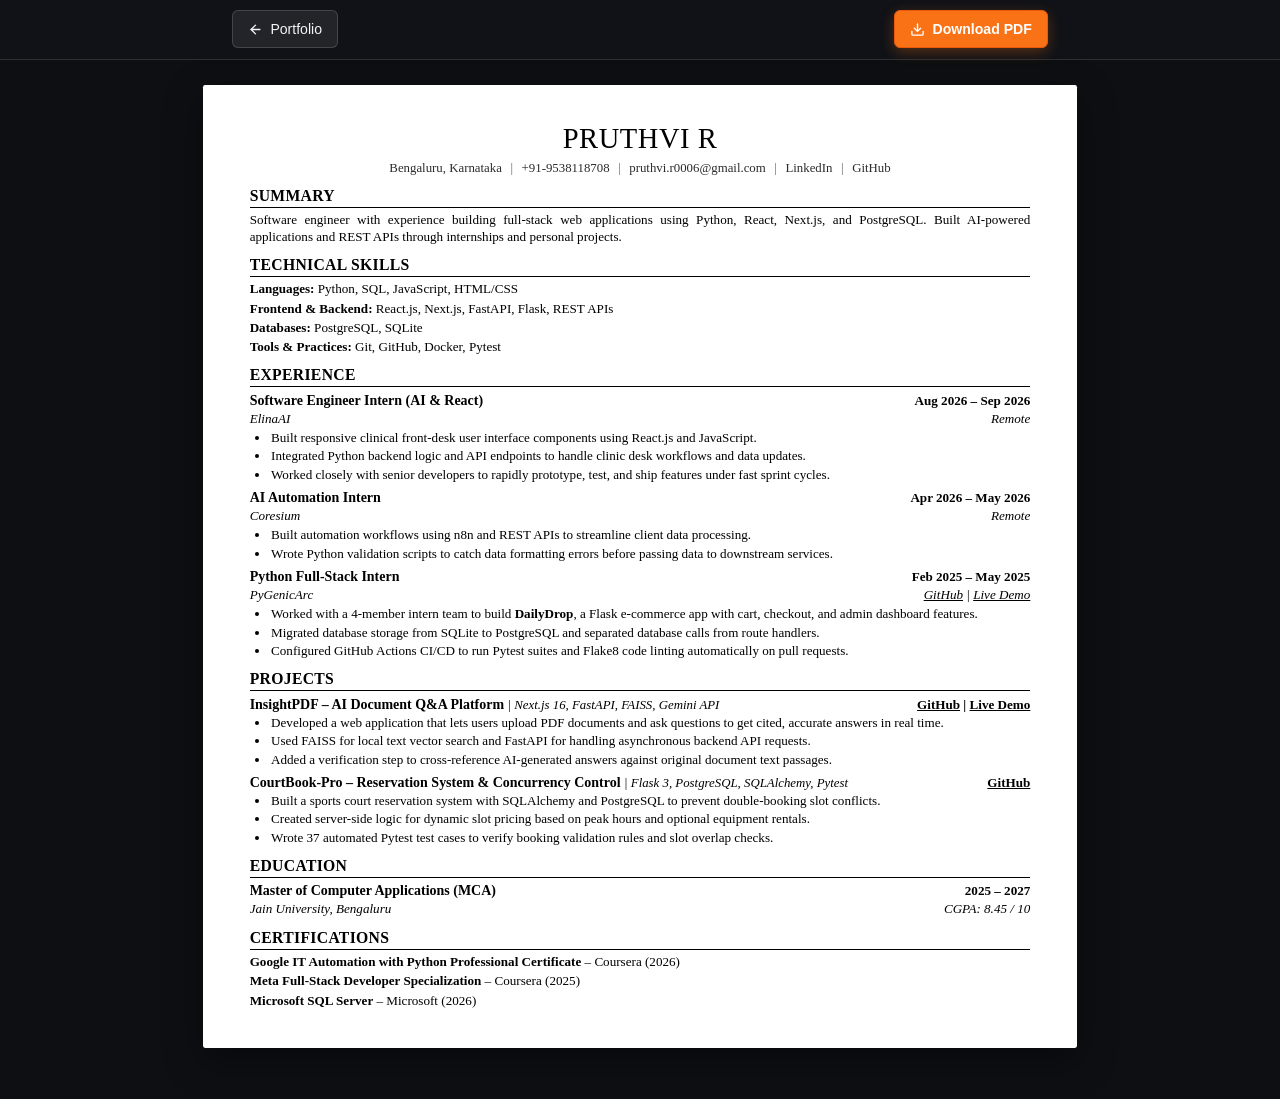
<file: resume.html>
<!DOCTYPE html>
<html lang="en">

<head>
    <meta charset="UTF-8">
    <meta name="viewport" content="width=device-width, initial-scale=1.0">
    <title>Pruthvi R — Resume</title>
    <style>
        :root {
            --text-main: #000000;
            --text-muted: #2b2b2b;
            --accent: #f97316;
            --bg-page: #0d0f12;
            --surface-tool: rgba(18, 20, 24, 0.88);
            --border-tool: rgba(255, 255, 255, 0.12);
        }

        * {
            box-sizing: border-box;
            margin: 0;
            padding: 0;
        }

        body {
            font-family: 'Times New Roman', Times, serif;
            color: var(--text-main);
            line-height: 1.25;
            background-color: var(--bg-page);
            min-height: 100vh;
            display: flex;
            flex-direction: column;
            align-items: center;
        }

        /* Top Action Toolbar */
        .resume-toolbar {
            position: sticky;
            top: 0;
            left: 0;
            right: 0;
            width: 100%;
            z-index: 1000;
            background: var(--surface-tool);
            backdrop-filter: blur(12px);
            -webkit-backdrop-filter: blur(12px);
            border-bottom: 1px solid var(--border-tool);
            padding: 0.65rem 1rem;
            display: flex;
            justify-content: center;
        }

        .toolbar-inner {
            width: 100%;
            max-width: 8.5in;
            display: flex;
            align-items: center;
            justify-content: space-between;
            gap: 0.75rem;
        }

        .toolbar-btn {
            display: inline-flex;
            align-items: center;
            gap: 0.45rem;
            font-family: -apple-system, BlinkMacSystemFont, "Segoe UI", Roboto, sans-serif;
            font-size: 0.88rem;
            font-weight: 500;
            padding: 0.5rem 0.95rem;
            border-radius: 6px;
            text-decoration: none;
            cursor: pointer;
            transition: all 0.2s ease;
            min-height: 38px;
        }

        .toolbar-btn.back-btn {
            background: rgba(255, 255, 255, 0.08);
            color: #f3f4f6;
            border: 1px solid rgba(255, 255, 255, 0.15);
        }

        .toolbar-btn.back-btn:hover {
            background: rgba(255, 255, 255, 0.14);
            color: #ffffff;
            transform: translateY(-1px);
        }

        .toolbar-btn.download-btn {
            background: #f97316;
            color: #ffffff;
            border: 1px solid #ea580c;
            font-weight: 600;
            box-shadow: 0 4px 14px rgba(249, 115, 22, 0.3);
        }

        .toolbar-btn.download-btn:hover {
            background: #ea580c;
            transform: translateY(-1px);
            box-shadow: 0 6px 18px rgba(249, 115, 22, 0.4);
        }

        /* Printable Resume Paper Canvas */
        .resume-paper {
            width: 8.5in;
            background-color: #ffffff;
            color: var(--text-main);
            padding: 0.35in 0.45in;
            margin: 1.5rem auto 3rem;
            box-shadow: 0 12px 36px rgba(0, 0, 0, 0.4);
            border-radius: 2px;
            font-size: 10pt;
        }

        @page {
            size: letter;
            margin: 0;
        }

        @media screen and (min-width: 1025px) {
            .resume-paper {
                zoom: 1.07;
            }
        }

        @media print {
            .resume-toolbar {
                display: none !important;
            }

            body {
                background-color: #ffffff !important;
                padding: 0 !important;
                margin: 0 !important;
                min-height: auto !important;
            }

            .resume-paper {
                width: 100% !important;
                padding: 0.35in 0.45in !important;
                margin: 0 !important;
                box-shadow: none !important;
                border-radius: 0 !important;
                zoom: 1 !important;
            }
        }

        /* Resume Content Styling */
        a {
            color: inherit;
            text-decoration: underline;
        }

        a:hover {
            color: #333333;
        }

        .header {
            text-align: center;
            margin-bottom: 6pt;
        }

        .header h1 {
            font-size: 20pt;
            font-weight: normal;
            font-variant: small-caps;
            text-transform: uppercase;
            margin-bottom: 2pt;
            letter-spacing: 0.5px;
        }

        .contact-info {
            font-size: 9pt;
            color: var(--text-muted);
            display: flex;
            justify-content: center;
            gap: 5pt;
            flex-wrap: wrap;
        }

        .contact-info a {
            text-decoration: none;
        }

        .contact-info a:hover {
            text-decoration: underline;
        }

        .separator {
            color: #666666;
            margin: 0 1pt;
        }

        .section-title {
            font-size: 11pt;
            font-weight: bold;
            font-variant: small-caps;
            text-transform: uppercase;
            border-bottom: 1px solid #000000;
            padding-bottom: 1pt;
            margin-top: 7pt;
            margin-bottom: 3pt;
            letter-spacing: 0.3px;
        }

        .skills-line {
            font-size: 9.2pt;
            margin-bottom: 2pt;
        }

        .skills-line strong {
            font-weight: bold;
        }

        .item-header {
            display: flex;
            justify-content: space-between;
            align-items: baseline;
            margin-top: 3pt;
            margin-bottom: 1pt;
            gap: 0.5rem;
        }

        .item-title {
            font-weight: bold;
            font-size: 9.8pt;
        }

        .item-date {
            font-weight: bold;
            font-size: 9.2pt;
            text-align: right;
            white-space: nowrap;
        }

        .item-subtitle {
            display: flex;
            justify-content: space-between;
            align-items: baseline;
            font-size: 9.2pt;
            font-style: italic;
            margin-bottom: 2pt;
            gap: 0.5rem;
        }

        .item-inst {
            font-style: italic;
        }

        .item-loc {
            font-style: italic;
            text-align: right;
            white-space: nowrap;
        }

        ul {
            list-style-type: disc;
            margin-left: 14pt;
            font-size: 9.2pt;
            margin-bottom: 3pt;
        }

        li {
            margin-bottom: 1.5pt;
            padding-left: 1pt;
        }

        .resume-item {
            page-break-inside: avoid;
            break-inside: avoid;
        }

        /* Mobile Responsive Viewport Adaptations */
        @media screen and (max-width: 860px) {
            body {
                background-color: #ffffff;
            }

            .resume-toolbar {
                padding: 0.6rem 0.85rem;
                background: rgba(15, 17, 21, 0.95);
            }

            .toolbar-btn {
                font-size: 0.82rem;
                padding: 0.45rem 0.8rem;
                min-height: 36px;
            }

            .resume-paper {
                width: 100%;
                max-width: 100%;
                padding: 1.25rem 1rem 2.5rem;
                margin: 0;
                box-shadow: none;
                border-radius: 0;
                font-size: 9.8pt;
            }

            .header h1 {
                font-size: 17pt;
            }

            .contact-info {
                font-size: 8.8pt;
                gap: 4pt 8pt;
            }

            .item-header {
                flex-direction: column;
                align-items: flex-start;
                margin-top: 5pt;
            }

            .item-date {
                text-align: left;
                font-size: 8.8pt;
                color: #444444;
            }

            .item-subtitle {
                flex-direction: column;
                align-items: flex-start;
                margin-bottom: 3pt;
            }

            .item-loc {
                text-align: left;
            }

            ul {
                margin-left: 16pt;
                font-size: 9.4pt;
                line-height: 1.35;
            }

            li {
                margin-bottom: 3pt;
            }
        }
    </style>
</head>

<body>

    <!-- STICKY TOP ACTION TOOLBAR -->
    <header class="resume-toolbar" role="banner">
        <div class="toolbar-inner">
            <a href="index.html" class="toolbar-btn back-btn" aria-label="Return to portfolio">
                <svg width="15" height="15" viewBox="0 0 24 24" fill="none" stroke="currentColor" stroke-width="2.2"
                    stroke-linecap="round" stroke-linejoin="round">
                    <line x1="19" y1="12" x2="5" y2="12"></line>
                    <polyline points="12 19 5 12 12 5"></polyline>
                </svg>
                Portfolio
            </a>
            <button type="button" class="toolbar-btn download-btn" onclick="window.print()" aria-label="Download or print resume PDF">
                <svg width="15" height="15" viewBox="0 0 24 24" fill="none" stroke="currentColor" stroke-width="2.2"
                    stroke-linecap="round" stroke-linejoin="round">
                    <path d="M21 15v4a2 2 0 0 1-2 2H5a2 2 0 0 1-2-2v-4"></path>
                    <polyline points="7 10 12 15 17 10"></polyline>
                    <line x1="12" y1="15" x2="12" y2="3"></line>
                </svg>
                Download PDF
            </button>
        </div>
    </header>

    <!-- RESUME PAPER SHEET -->
    <main class="resume-paper" id="resume-document">

        <!-- HEADER -->
        <header class="header">
            <h1>Pruthvi R</h1>
            <div class="contact-info">
                <span>Bengaluru, Karnataka</span>
                <span class="separator">|</span>
                <span>+91-9538118708</span>
                <span class="separator">|</span>
                <a href="mailto:pruthvi.r0006@gmail.com">pruthvi.r0006@gmail.com</a>
                <span class="separator">|</span>
                <a href="https://www.linkedin.com/in/pruthvi-r-48ba9b2b4/" target="_blank" rel="noreferrer">LinkedIn</a>
                <span class="separator">|</span>
                <a href="https://github.com/Spidey173" target="_blank" rel="noreferrer">GitHub</a>
            </div>
        </header>

        <!-- SUMMARY -->
        <section aria-labelledby="summary-title">
            <div class="section-title" id="summary-title">Summary</div>
            <div class="skills-line" style="text-align: justify;">
                Software engineer with experience building full-stack web applications using Python, React, Next.js, and PostgreSQL. Built AI-powered applications and REST APIs through internships and personal projects.
            </div>
        </section>

        <!-- TECHNICAL SKILLS -->
        <section aria-labelledby="skills-title">
            <div class="section-title" id="skills-title">Technical Skills</div>
            <div class="skills-line"><strong>Languages:</strong> Python, SQL, JavaScript, HTML/CSS</div>
            <div class="skills-line"><strong>Frontend &amp; Backend:</strong> React.js, Next.js, FastAPI, Flask, REST APIs</div>
            <div class="skills-line"><strong>Databases:</strong> PostgreSQL, SQLite</div>
            <div class="skills-line"><strong>Tools &amp; Practices:</strong> Git, GitHub, Docker, Pytest</div>
        </section>

        <!-- EXPERIENCE -->
        <section aria-labelledby="exp-title">
            <div class="section-title" id="exp-title">Experience</div>

            <div class="resume-item">
                <div class="item-header">
                    <span class="item-title">Software Engineer Intern (AI &amp; React)</span>
                    <span class="item-date">Aug 2026 – Sep 2026</span>
                </div>
                <div class="item-subtitle">
                    <span class="item-inst">ElinaAI</span>
                    <span class="item-loc">Remote</span>
                </div>
                <ul>
                    <li>Built responsive clinical front-desk user interface components using React.js and JavaScript.</li>
                    <li>Integrated Python backend logic and API endpoints to handle clinic desk workflows and data updates.</li>
                    <li>Worked closely with senior developers to rapidly prototype, test, and ship features under fast sprint cycles.</li>
                </ul>
            </div>

            <div class="resume-item">
                <div class="item-header" style="margin-top: 4pt;">
                    <span class="item-title">AI Automation Intern</span>
                    <span class="item-date">Apr 2026 – May 2026</span>
                </div>
                <div class="item-subtitle">
                    <span class="item-inst">Coresium</span>
                    <span class="item-loc">Remote</span>
                </div>
                <ul>
                    <li>Built automation workflows using n8n and REST APIs to streamline client data processing.</li>
                    <li>Wrote Python validation scripts to catch data formatting errors before passing data to downstream services.</li>
                </ul>
            </div>

            <div class="resume-item">
                <div class="item-header" style="margin-top: 4pt;">
                    <span class="item-title">Python Full-Stack Intern</span>
                    <span class="item-date">Feb 2025 – May 2025</span>
                </div>
                <div class="item-subtitle">
                    <span class="item-inst">PyGenicArc</span>
                    <span class="item-loc"><a href="https://github.com/Spidey173/Daily-Drop.git" target="_blank" rel="noreferrer">GitHub</a> | <a
                            href="https://daily-drop-c96q-f5su.onrender.com/" target="_blank" rel="noreferrer">Live Demo</a></span>
                </div>
                <ul>
                    <li>Worked with a 4-member intern team to build <strong>DailyDrop</strong>, a Flask e-commerce app with cart, checkout, and admin dashboard features.</li>
                    <li>Migrated database storage from SQLite to PostgreSQL and separated database calls from route handlers.</li>
                    <li>Configured GitHub Actions CI/CD to run Pytest suites and Flake8 code linting automatically on pull requests.</li>
                </ul>
            </div>
        </section>

        <!-- PROJECTS -->
        <section aria-labelledby="projects-title">
            <div class="section-title" id="projects-title">Projects</div>

            <div class="resume-item">
                <div class="item-header">
                    <span class="item-title">InsightPDF – AI Document Q&amp;A Platform <span
                            style="font-weight: normal; font-size: 9pt; font-style: italic;">| Next.js 16, FastAPI, FAISS,
                            Gemini API</span></span>
                    <span class="item-date"><a href="https://github.com/Spidey173/InsightPDF.git" target="_blank" rel="noreferrer">GitHub</a> |
                        <a href="https://huggingface.co/spaces/Spidey173/insightpdf" target="_blank" rel="noreferrer">Live Demo</a></span>
                </div>
                <ul>
                    <li>Developed a web application that lets users upload PDF documents and ask questions to get cited, accurate answers in real time.</li>
                    <li>Used FAISS for local text vector search and FastAPI for handling asynchronous backend API requests.</li>
                    <li>Added a verification step to cross-reference AI-generated answers against original document text passages.</li>
                </ul>
            </div>

            <div class="resume-item">
                <div class="item-header" style="margin-top: 4pt;">
                    <span class="item-title">CourtBook-Pro – Reservation System &amp; Concurrency Control <span
                            style="font-weight: normal; font-size: 9pt; font-style: italic;">| Flask 3, PostgreSQL, SQLAlchemy, Pytest</span></span>
                    <span class="item-date"><a href="https://github.com/Spidey173/courtbook-pro.git" target="_blank" rel="noreferrer">GitHub</a></span>
                </div>
                <ul>
                    <li>Built a sports court reservation system with SQLAlchemy and PostgreSQL to prevent double-booking slot conflicts.</li>
                    <li>Created server-side logic for dynamic slot pricing based on peak hours and optional equipment rentals.</li>
                    <li>Wrote 37 automated Pytest test cases to verify booking validation rules and slot overlap checks.</li>
                </ul>
            </div>
        </section>

        <!-- EDUCATION -->
        <section aria-labelledby="edu-title">
            <div class="section-title" id="edu-title">Education</div>

            <div class="resume-item">
                <div class="item-header">
                    <span class="item-title">Master of Computer Applications (MCA)</span>
                    <span class="item-date">2025 – 2027</span>
                </div>
                <div class="item-subtitle">
                    <span class="item-inst">Jain University, Bengaluru</span>
                    <span class="item-loc">CGPA: 8.45 / 10</span>
                </div>
            </div>
        </section>

        <!-- CERTIFICATIONS -->
        <section aria-labelledby="cert-title">
            <div class="section-title" id="cert-title">Certifications</div>
            <div class="skills-line" style="margin-top: 2pt;">
                <strong>Google IT Automation with Python Professional Certificate</strong> – Coursera (2026)
            </div>

            <div class="skills-line">
                <strong>Meta Full-Stack Developer Specialization</strong> – Coursera (2025)
            </div>

            <div class="skills-line">
                <strong>Microsoft SQL Server</strong> – Microsoft (2026)
            </div>
        </section>

    </main>

</body>

</html>
</file>
<file: style.css>
:root {
    color-scheme: light;

    --font-sans: "Inter", -apple-system, BlinkMacSystemFont, "Segoe UI", Roboto, Helvetica, Arial, sans-serif;
    --font-mono: "SF Mono", "Fira Code", ui-monospace, monospace;

    --h1-size: clamp(1.85rem, 5vw + 0.35rem, 3.85rem);
    --h2-size: clamp(1.65rem, 4vw + 0.25rem, 3.45rem);
    --h3-size: clamp(1.1rem, 1.8vw + 0.15rem, 1.55rem);
    --body-size: clamp(0.95rem, 0.3vw + 0.88rem, 1.15rem);
    --eyebrow-size: 0.82rem;

    --weight-normal: 400;
    --weight-medium: 500;
    --weight-semibold: 600;
    --weight-bold: 700;
    --weight-heavy: 750;

    --leading-none: 1;
    --leading-tight: 1.1;
    --leading-snug: 1.25;
    --leading-normal: 1.7;
    --leading-relaxed: 1.85;

    --tracking-tighter: -0.035em;
    --tracking-tight: -0.025em;
    --tracking-normal: 0em;
    --tracking-wide: 0.06em;

    --bg: #fcfcf9;
    --surface: #ffffff;
    --surface-raised: #f4f3ef;
    --surface-strong: #e9e7e1;
    --text-primary: #111827;
    --text-secondary: #4b5563;
    --text-tertiary: #6b7280;
    --border: rgba(0, 0, 0, 0.08);
    --border-strong: rgba(249, 115, 22, 0.35);
    --accent: #f97316;
    --accent-tint: rgba(249, 115, 22, 0.08);
    --focus-ring: #f97316;
    --selection-bg: rgba(249, 115, 22, 0.15);
    --selection-text: inherit;

    --shadow-sm: 0 1px 3px rgba(0, 0, 0, 0.05), 0 1px 2px rgba(0, 0, 0, 0.03);
    --shadow-md: 0 4px 16px rgba(0, 0, 0, 0.06), 0 2px 4px rgba(0, 0, 0, 0.04);
    --shadow-lg: 0 12px 40px rgba(0, 0, 0, 0.1), 0 4px 12px rgba(0, 0, 0, 0.05);

    --max-width: min(1320px, 94vw);
    --nav-height: 84px;
    --radius-sm: 6px;
    --radius-md: 12px;
    --radius-lg: 20px;

    --space-section: clamp(6rem, 8vw, 10rem);

    --ease-out: cubic-bezier(0.16, 1, 0.3, 1);
    --transition-speed: 250ms;
}

[data-theme="dark"] {
    color-scheme: dark;

    --bg: #0a0a09;
    --surface: #141413;
    --surface-raised: #1c1c1a;
    --surface-strong: #282725;
    --text-primary: #f0eee8;
    --text-secondary: #a8a69e;
    --text-tertiary: #6e6c66;
    --border: rgba(249, 115, 22, 0.25);
    --border-strong: rgba(249, 115, 22, 0.5);
    --accent: #f97316;
    --accent-tint: #241c15;
    --focus-ring: #f97316;
    --selection-bg: rgba(249, 115, 22, 0.3);
    --selection-text: inherit;

    --shadow-sm: 0 1px 2px rgba(0, 0, 0, 0.3);
    --shadow-md: 0 4px 24px rgba(0, 0, 0, 0.4), 0 0 20px rgba(249, 115, 22, 0.08);
    --shadow-lg: 0 16px 64px rgba(0, 0, 0, 0.5), 0 0 40px rgba(249, 115, 22, 0.12);
}

*,
*::before,
*::after {
    box-sizing: border-box;
    margin: 0;
    padding: 0;
}

html {
    scroll-behavior: smooth;
    text-size-adjust: 100%;
    -webkit-text-size-adjust: 100%;
    scroll-padding-top: calc(var(--nav-height) + 1.5rem);
}

body {
    background-color: var(--bg);
    background-image:
        radial-gradient(ellipse 70% 60% at 0% 0%, rgba(249, 87, 0, 0.18) 0%, transparent 70%),
        radial-gradient(ellipse 65% 55% at 100% 80%, rgba(234, 88, 12, 0.15) 0%, transparent 70%),
        radial-gradient(rgba(249, 87, 0, 0.12) 1.5px, transparent 1.5px);
    background-size: 100% 100%, 100% 100%, 30px 30px;
    background-attachment: fixed;
    color: var(--text-primary);
    font-family: var(--font-sans);
    font-size: var(--body-size);
    font-weight: var(--weight-normal);
    line-height: var(--leading-normal);
    text-rendering: optimizeLegibility;
    -webkit-font-smoothing: antialiased;
    -moz-osx-font-smoothing: grayscale;
    transition: background-color var(--transition-speed) var(--ease-out),
        color var(--transition-speed) var(--ease-out);
    overflow-x: hidden;
}

@media (min-width: 1025px) {
    body {
        zoom: 1.07;
    }
}

[data-theme="dark"] body {
    background-color: #080807;
    background-image:
        radial-gradient(ellipse 40% 50% at 0% 15%, rgba(249, 115, 22, 0.2) 0%, transparent 80%),
        radial-gradient(ellipse 45% 55% at 100% 85%, rgba(234, 88, 12, 0.18) 0%, transparent 80%),
        radial-gradient(rgba(240, 238, 232, 0.04) 1px, transparent 1px);
    background-size: 100% 100%, 100% 100%, 36px 36px;
    background-attachment: fixed;
}

body.nav-open {
    overflow: hidden;
}

img {
    display: block;
    max-width: 100%;
    height: auto;
}

a {
    color: inherit;
    text-decoration: none;
    transition: color var(--transition-speed) var(--ease-out);
}

button {
    background: none;
    border: none;
    cursor: pointer;
    font: inherit;
    color: inherit;
}

ul {
    list-style: none;
}

::selection {
    background-color: var(--selection-bg);
    color: var(--selection-text);
}

.sr-only {
    position: absolute;
    width: 1px;
    height: 1px;
    padding: 0;
    margin: -1px;
    overflow: hidden;
    clip: rect(0, 0, 0, 0);
    white-space: nowrap;
    border: 0;
}

.skip-link {
    position: absolute;
    top: -100px;
    left: 1.5rem;
    background-color: var(--accent);
    color: var(--bg);
    padding: 0.75rem 1.5rem;
    border-radius: var(--radius-sm);
    z-index: 1000;
    font-weight: var(--weight-semibold);
    transition: top var(--transition-speed) var(--ease-out);
}

.skip-link:focus {
    top: 1.5rem;
    outline: none;
}

:focus-visible {
    outline: 3px solid var(--focus-ring);
    outline-offset: 3px;
}

.progress-bar {
    position: fixed;
    top: 0;
    left: 0;
    height: 3px;
    background-color: var(--accent);
    width: 0%;
    z-index: 1100;
    transition: width 100ms linear;
}

.eyebrow {
    font-size: var(--eyebrow-size);
    font-weight: var(--weight-bold);
    text-transform: uppercase;
    letter-spacing: var(--tracking-wide);
    color: var(--accent);
    background-color: var(--accent-tint);
    border: 1px solid var(--border);
    padding: 0.35rem 0.85rem;
    border-radius: 50px;
    display: inline-block;
    margin-bottom: 1rem;
}

.accent-text {
    background: linear-gradient(135deg, #ff6b00 0%, #ea580c 100%);
    -webkit-background-clip: text;
    -webkit-text-fill-color: transparent;
    font-weight: 800;
}

.section {
    max-width: var(--max-width);
    margin: 0 auto;
    padding: 0 1.5rem;
    margin-bottom: var(--space-section);
}

.section-header {
    max-width: 720px;
    margin-bottom: 3rem;
}

.section-header h2 {
    font-size: var(--h2-size);
    font-weight: var(--weight-heavy);
    letter-spacing: var(--tracking-tight);
    line-height: var(--leading-tight);
    margin-bottom: 1.25rem;
}

.section-subtitle {
    font-size: clamp(1.1rem, 1.5vw, 1.25rem);
    color: var(--text-secondary);
    line-height: var(--leading-snug);
}

.btn-group {
    display: flex;
    flex-wrap: wrap;
    gap: 1rem;
    margin-top: 2.5rem;
}

.btn {
    display: inline-flex;
    align-items: center;
    justify-content: center;
    padding: 0.85rem 1.75rem;
    border-radius: var(--radius-sm);
    font-size: 0.95rem;
    font-weight: var(--weight-semibold);
    transition: all var(--transition-speed) var(--ease-out);
    position: relative;
}

.btn-primary {
    background: linear-gradient(135deg, #ff6b00 0%, #ea580c 100%);
    color: #ffffff;
    border: none;
    box-shadow: 0 6px 20px rgba(249, 87, 0, 0.35);
}

.btn-primary:hover {
    background: linear-gradient(135deg, #ff8533 0%, #f95700 100%);
    transform: translateY(-2px);
    box-shadow: 0 10px 28px rgba(249, 87, 0, 0.45);
}

.btn-secondary {
    border: 1px solid var(--border-strong);
    color: var(--text-primary);
    background-color: transparent;
}

.btn-secondary:hover {
    border-color: var(--text-primary);
    background-color: var(--surface-raised);
    transform: translateY(-2px);
    box-shadow: var(--shadow-sm);
}

.link-arrow {
    display: inline-flex;
    align-items: center;
    font-size: 0.9rem;
    font-weight: var(--weight-semibold);
    color: var(--accent);
    position: relative;
}

.link-arrow::after {
    content: " →";
    transition: transform var(--transition-speed) var(--ease-out);
}

.link-arrow:hover::after {
    transform: translateX(4px);
}

.site-header {
    position: fixed;
    top: 0;
    left: 0;
    right: 0;
    height: var(--nav-height);
    background-color: color-mix(in srgb, var(--bg) 85%, transparent);
    backdrop-filter: blur(8px);
    -webkit-backdrop-filter: blur(8px);
    border-bottom: 1px solid transparent;
    z-index: 1000;
    transition: background-color var(--transition-speed) var(--ease-out),
        border-color var(--transition-speed) var(--ease-out);
}

.site-header.is-elevated {
    border-bottom-color: var(--border);
    background-color: color-mix(in srgb, var(--surface) 95%, transparent);
}

.nav {
    max-width: var(--max-width);
    height: 100%;
    margin: 0 auto;
    padding: 0 1.5rem;
    display: flex;
    align-items: center;
    justify-content: space-between;
}

.brand {
    display: flex;
    flex-direction: column;
}

.brand-name {
    font-size: 1.1rem;
    font-weight: var(--weight-bold);
    letter-spacing: var(--tracking-tight);
}

.brand-role {
    font-size: 0.75rem;
    color: var(--text-secondary);
}

.nav-toggle {
    display: none;
    flex-direction: column;
    justify-content: space-between;
    width: 24px;
    height: 14px;
    z-index: 1100;
}

.hamburger-bar {
    width: 100%;
    height: 2px;
    background-color: var(--text-primary);
    transition: transform var(--transition-speed) var(--ease-out),
        opacity var(--transition-speed) var(--ease-out);
}

.nav-links {
    display: flex;
    align-items: center;
    gap: 1.5rem;
}

.nav-links-primary {
    display: flex;
    align-items: center;
    gap: 1.25rem;
}

.nav-links a {
    font-size: 0.9rem;
    font-weight: var(--weight-medium);
    color: var(--text-secondary);
    position: relative;
    padding: 0.25rem 0;
}

.nav-links a:hover {
    color: var(--accent);
}

.nav-links a.is-active {
    color: var(--text-primary);
}

.nav-links a.is-active::after {
    content: "";
    position: absolute;
    bottom: -4px;
    left: 0;
    right: 0;
    height: 2px;
    background-color: var(--accent);
}

/* More Dropdown */
.nav-dropdown {
    position: relative;
    display: inline-flex;
    align-items: center;
}

.nav-dropdown-btn {
    display: inline-flex;
    align-items: center;
    gap: 0.35rem;
    font-size: 0.9rem;
    font-weight: var(--weight-medium);
    color: var(--text-secondary);
    background: transparent;
    border: none;
    cursor: pointer;
    padding: 0.25rem 0;
    transition: color var(--transition-speed) var(--ease-out);
    font-family: inherit;
}

.nav-dropdown-btn:hover,
.nav-dropdown.is-open .nav-dropdown-btn {
    color: var(--accent);
}

.dropdown-chevron {
    transition: transform var(--transition-speed) var(--ease-out);
}

.nav-dropdown.is-open .dropdown-chevron,
.nav-dropdown:hover .dropdown-chevron {
    transform: rotate(180deg);
}

.nav-dropdown-menu {
    position: absolute;
    top: calc(100% + 12px);
    left: 50%;
    transform: translateX(-50%) translateY(-6px);
    background: var(--surface);
    border: 1px solid var(--border-strong);
    border-radius: var(--radius-md);
    box-shadow: 0 12px 32px rgba(0, 0, 0, 0.2), 0 0 20px rgba(249, 115, 22, 0.08);
    padding: 0.45rem;
    min-width: 155px;
    display: flex;
    flex-direction: column;
    gap: 0.2rem;
    opacity: 0;
    visibility: hidden;
    pointer-events: none;
    transition: opacity 200ms var(--ease-out), transform 200ms var(--ease-out), visibility 200ms;
    z-index: 100;
}

.nav-dropdown:hover .nav-dropdown-menu,
.nav-dropdown.is-open .nav-dropdown-menu {
    opacity: 1;
    visibility: visible;
    transform: translateX(-50%) translateY(0);
    pointer-events: all;
}

.nav-dropdown-menu a {
    padding: 0.55rem 0.85rem;
    font-size: 0.85rem;
    font-weight: var(--weight-medium);
    color: var(--text-secondary);
    border-radius: var(--radius-sm);
    transition: all var(--transition-speed) var(--ease-out);
    white-space: nowrap;
}

.nav-dropdown-menu a:hover {
    background: var(--surface-raised);
    color: var(--accent);
    transform: translateX(2px);
}

.nav-dropdown-menu a.is-active {
    color: var(--accent);
    font-weight: var(--weight-semibold);
    background: var(--accent-tint);
}

.nav-dropdown-menu a::after {
    display: none !important;
}

/* Mobile more section hidden by default on desktop */
.mobile-more-section {
    display: none;
}

.nav-links a.nav-resume-btn {
    padding: 0.35rem 0.85rem;
    border-radius: var(--radius-sm);
    background-color: var(--accent-tint);
    color: var(--accent) !important;
    border: 1px solid color-mix(in srgb, var(--accent) 35%, transparent);
    font-weight: var(--weight-semibold);
    transition: all var(--transition-speed) var(--ease-out);
    margin-left: 0.25rem;
    box-shadow: none;
}

.nav-links a.nav-resume-btn:hover {
    background-color: var(--accent);
    color: #ffffff !important;
    border-color: var(--accent);
    box-shadow: 0 4px 14px color-mix(in srgb, var(--accent) 35%, transparent);
    transform: translateY(-1px);
}

.nav-links a.nav-resume-btn::after {
    display: none;
}

.nav-controls {
    display: flex;
    align-items: center;
    gap: 0.75rem;
}

.theme-toggle,
.github-nav-link {
    display: flex;
    align-items: center;
    justify-content: center;
    width: 36px;
    height: 36px;
    border-radius: 50%;
    border: 1px solid var(--border);
    background-color: transparent;
    color: var(--text-primary);
    transition: background-color var(--transition-speed) var(--ease-out),
        border-color var(--transition-speed) var(--ease-out),
        color var(--transition-speed) var(--ease-out);
}

.theme-toggle:hover,
.github-nav-link:hover {
    background-color: var(--surface-raised);
    border-color: var(--border-strong);
    color: var(--accent);
}

.theme-icon,
.github-nav-icon {
    width: 20px;
    height: 20px;
    display: block;
    flex-shrink: 0;
    transition: transform var(--transition-speed) var(--ease-out);
}

.theme-toggle:hover .theme-icon {
    transform: rotate(15deg);
}

[data-theme="light"] .sun-icon {
    display: block;
}

[data-theme="light"] .moon-icon {
    display: none;
}

[data-theme="dark"] .sun-icon {
    display: none;
}

[data-theme="dark"] .moon-icon {
    display: block;
}

.opening {
    padding-top: calc(var(--nav-height) + 4rem);
}

.opening-grid {
    display: grid;
    grid-template-columns: 1.2fr 0.8fr;
    gap: 4rem;
    align-items: center;
}

.opening-text h1 {
    font-size: var(--h1-size);
    font-weight: var(--weight-heavy);
    letter-spacing: var(--tracking-tighter);
    line-height: var(--leading-tight);
    margin-bottom: 1.75rem;
}

.opening-lede {
    font-size: clamp(1.2rem, 2vw, 1.4rem);
    line-height: var(--leading-snug);
    color: var(--text-primary);
    max-width: 600px;
}

.opening-about {
    font-size: 1.05rem;
    line-height: var(--leading-normal);
    color: var(--text-secondary);
    max-width: 600px;
    margin-top: 1.25rem;
    border-left: 2px solid var(--accent);
    padding-left: 1.25rem;
}

.signal-card {
    background-color: var(--surface);
    border: 1px solid var(--border);
    border-radius: var(--radius-md);
    padding: 2.5rem;
    box-shadow: var(--shadow-md);
}

.signal-header {
    display: flex;
    align-items: center;
    gap: 0.75rem;
    margin-bottom: 2rem;
    border-bottom: 1px solid var(--border);
    padding-bottom: 1rem;
}

@keyframes pulseSignalGlow {

    0%,
    100% {
        transform: scale(1);
        opacity: 1;
        box-shadow: 0 0 10px #10b981;
    }

    50% {
        transform: scale(1.3);
        opacity: 0.7;
        box-shadow: 0 0 18px #10b981;
    }
}

.signal-indicator {
    width: 8px;
    height: 8px;
    border-radius: 50%;
    background-color: #10b981;
    box-shadow: 0 0 12px #10b981;
    animation: pulseSignalGlow 2.5s ease-in-out infinite;
}

.signal-title {
    font-size: 0.8rem;
    font-weight: var(--weight-bold);
    text-transform: uppercase;
    letter-spacing: var(--tracking-wide);
    color: var(--text-secondary);
}

.signal-metric {
    display: flex;
    flex-direction: column;
    gap: 0.5rem;
    margin-bottom: 1.75rem;
}

.signal-metric:last-child {
    margin-bottom: 0;
}

.metric-label {
    font-size: 0.75rem;
    font-weight: var(--weight-bold);
    text-transform: uppercase;
    color: var(--text-tertiary);
    letter-spacing: var(--tracking-wide);
}

.metric-value {
    font-size: 0.95rem;
    color: var(--text-primary);
    line-height: 1.5;
}

.proof-tabs-container {
    background-color: var(--surface);
    border: 1px solid var(--border);
    border-radius: var(--radius-lg);
    box-shadow: var(--shadow-lg);
    overflow: hidden;
}

.proof-tabs {
    display: flex;
    border-bottom: 1px solid var(--border);
    background-color: var(--surface-raised);
}

.proof-tabs button {
    flex: 1;
    padding: 1.25rem 1.5rem;
    font-size: 0.9rem;
    font-weight: var(--weight-semibold);
    color: var(--text-secondary);
    text-align: center;
    border-right: 1px solid var(--border);
    transition: all var(--transition-speed) var(--ease-out);
    outline-offset: -3px;
}

.proof-tabs button:last-child {
    border-right: none;
}

.proof-tabs button[aria-selected="true"] {
    background-color: var(--surface);
    color: var(--text-primary);
    box-shadow: inset 0 -2px 0 var(--accent);
}

.proof-panel {
    display: none;
    padding: 3rem;
}

.proof-panel.active {
    display: block;
}

.proof-layout {
    display: grid;
    grid-template-columns: 1fr 1fr;
    gap: 3.5rem;
    align-items: center;
}

.proof-diagram {
    background-color: var(--bg);
    border: 1px solid var(--border);
    border-radius: var(--radius-md);
    padding: 2.5rem;
    display: flex;
    justify-content: center;
    align-items: center;
    min-height: 280px;
}

.diagram-flow {
    display: flex;
    flex-direction: column;
    gap: 1.25rem;
    width: 100%;
}

.flow-node {
    display: flex;
    flex-direction: column;
    background-color: var(--surface);
    border: 1px solid var(--border);
    border-radius: var(--radius-sm);
    padding: 0.75rem 1.25rem;
    transition: all var(--transition-speed) var(--ease-out);
    position: relative;
}

.flow-node.active {
    border-color: var(--accent);
    box-shadow: 0 0 16px var(--accent-tint);
}

.node-tag {
    font-size: 0.65rem;
    font-weight: var(--weight-bold);
    text-transform: uppercase;
    color: var(--text-tertiary);
    letter-spacing: var(--tracking-wide);
}

.node-name {
    font-size: 0.85rem;
    font-weight: var(--weight-semibold);
    color: var(--text-primary);
}

.flow-connector {
    width: 2px;
    height: 12px;
    background-color: var(--border-strong);
    margin: 0 auto;
}

.proof-info h3 {
    font-size: 1.75rem;
    font-weight: var(--weight-bold);
    letter-spacing: var(--tracking-tight);
    margin-bottom: 1.25rem;
}

.proof-desc {
    color: var(--text-secondary);
    line-height: var(--leading-normal);
    margin-bottom: 2rem;
}

.proof-specs {
    display: grid;
    grid-template-columns: repeat(3, 1fr);
    gap: 1.5rem;
    border-top: 1px solid var(--border);
    padding-top: 1.5rem;
}

.spec-item {
    display: flex;
    flex-direction: column;
    gap: 0.25rem;
}

.spec-label {
    font-size: 0.7rem;
    font-weight: var(--weight-bold);
    text-transform: uppercase;
    color: var(--text-tertiary);
    letter-spacing: var(--tracking-wide);
}

.spec-value {
    font-size: 0.9rem;
    font-weight: var(--weight-semibold);
    color: var(--text-primary);
}

.case-studies-container {
    display: flex;
    flex-direction: column;
    gap: 5rem;
}

.case-card {
    background-color: var(--surface);
    border: 1px solid var(--border);
    border-radius: var(--radius-lg);
    box-shadow: var(--shadow-md);
    overflow: hidden;
    transition: transform var(--transition-speed) var(--ease-out),
        box-shadow var(--transition-speed) var(--ease-out),
        border-color var(--transition-speed) var(--ease-out);
}

.case-card:hover {
    transform: translateY(-5px);
    box-shadow: 0 24px 48px -12px rgba(10, 10, 9, 0.09);
    border-color: var(--border-strong);
}

.case-card-grid {
    display: grid;
    grid-template-columns: 1fr 1fr;
    gap: 3.5rem;
    align-items: center;
}

.case-card-body {
    padding: 3.5rem;
}

.case-badge {
    display: inline-block;
    padding: 0.25rem 0.75rem;
    border-radius: 50px;
    background-color: var(--surface-raised);
    border: 1px solid var(--border);
    font-size: 0.75rem;
    font-weight: var(--weight-bold);
    text-transform: uppercase;
    letter-spacing: var(--tracking-wide);
    color: var(--text-secondary);
    margin-bottom: 1.5rem;
}

.case-card-body h3 {
    font-size: 2rem;
    font-weight: var(--weight-heavy);
    letter-spacing: var(--tracking-tight);
    margin-bottom: 1rem;
}

.case-intro {
    color: var(--text-secondary);
    font-size: 1.1rem;
    line-height: var(--leading-snug);
    margin-bottom: 1.5rem;
}

.case-summary-strip {
    display: grid;
    grid-template-columns: repeat(2, 1fr);
    gap: 1.25rem;
    margin-bottom: 1.75rem;
    background-color: var(--surface-raised);
    border: 1px solid var(--border);
    border-radius: var(--radius-sm);
    padding: 1.25rem;
}

.summary-col {
    display: flex;
    flex-direction: column;
    gap: 0.25rem;
}

.summary-label {
    font-size: 0.7rem;
    font-weight: var(--weight-bold);
    text-transform: uppercase;
    color: var(--accent);
    letter-spacing: var(--tracking-wide);
}

.summary-val {
    font-size: 0.85rem;
    color: var(--text-secondary);
    line-height: 1.45;
}

.case-summary-details {
    border-top: 1px solid var(--border);
}

.btn-summary,
.btn-details {
    width: 100%;
    text-align: left;
    padding: 1.25rem 0;
    font-size: 0.95rem;
    font-weight: var(--weight-semibold);
    color: var(--text-primary);
    display: flex;
    justify-content: space-between;
    align-items: center;
    cursor: pointer;
    background: transparent;
    border: none;
    font-family: inherit;
    list-style: none;
}

.btn-summary::-webkit-details-marker,
.btn-details::-webkit-details-marker,
details summary::-webkit-details-marker {
    display: none;
}

details summary::marker {
    display: none;
}

.btn-summary::after,
.btn-details::after {
    content: "↓";
    font-size: 1rem;
    font-weight: var(--weight-bold);
    transition: transform 0.3s cubic-bezier(0.16, 1, 0.3, 1), color 0.2s ease;
}

.case-summary-details[open] .btn-summary::after,
.case-details[open] .btn-details::after {
    transform: rotate(180deg);
    color: var(--accent);
}

.case-summary-details .case-summary-strip {
    margin-bottom: 1.25rem;
}

.case-details {
    margin-bottom: 2rem;
    border-top: 1px solid var(--border);
    border-bottom: 1px solid var(--border);
}

.details-content {
    padding-bottom: 1.75rem;
    display: flex;
    flex-direction: column;
    gap: 1.5rem;
}

.details-section h4 {
    font-size: 0.85rem;
    font-weight: var(--weight-bold);
    text-transform: uppercase;
    color: var(--accent);
    letter-spacing: var(--tracking-wide);
    margin-bottom: 0.5rem;
}

.details-section p {
    font-size: 0.95rem;
    color: var(--text-secondary);
    line-height: 1.6;
}

.case-links {
    display: flex;
    gap: 2rem;
}

.case-card-preview {
    background-color: var(--surface-raised);
    height: 100%;
    display: flex;
    align-items: center;
    justify-content: center;
    padding: 3.5rem;
    border-left: 1px solid var(--border);
}

.preview-mockup {
    width: 100%;
    border-radius: var(--radius-md);
    overflow: hidden;
    border: 1px solid var(--border-strong);
    box-shadow: var(--shadow-lg);
}

.preview-mockup img {
    width: 100%;
    height: auto;
    display: block;
    filter: grayscale(10%) contrast(105%);
    transition: transform 0.6s var(--ease-out);
}

.case-card:hover .preview-mockup img {
    transform: scale(1.03);
}

.case-summary-strip,
.details-content {
    animation: detailsFadeIn 0.3s var(--ease-out);
}

@keyframes detailsFadeIn {
    from {
        opacity: 0;
        transform: translateY(-8px);
    }

    to {
        opacity: 1;
        transform: translateY(0);
    }
}

/* ==========================================================================
   Tech Stack Tags & Modal Trigger
   ========================================================================== */
.case-stack-tags {
    display: flex;
    flex-wrap: wrap;
    gap: 0.5rem;
    margin-bottom: 1.75rem;
}

.tech-tag {
    display: inline-block;
    padding: 0.3rem 0.7rem;
    border-radius: 50px;
    background-color: var(--accent-tint);
    border: 1px solid var(--border);
    font-size: 0.75rem;
    font-weight: var(--weight-semibold);
    letter-spacing: 0.02em;
    color: var(--accent);
    transition: background-color var(--transition-speed) var(--ease-out),
        border-color var(--transition-speed) var(--ease-out),
        transform var(--transition-speed) var(--ease-out);
    white-space: nowrap;
}

.tech-tag:hover {
    background-color: var(--surface-strong);
    border-color: var(--border-strong);
    transform: translateY(-1px);
}

.btn-details-trigger {
    display: inline-flex;
    align-items: center;
    gap: 0.35rem;
    padding: 0.6rem 1.15rem;
    border-radius: var(--radius-sm);
    border: 1px solid var(--border);
    background-color: var(--surface-raised);
    color: var(--text-primary);
    font-family: var(--font-sans);
    font-size: 0.85rem;
    font-weight: var(--weight-semibold);
    cursor: pointer;
    margin-bottom: 0.5rem;
    transition: background-color var(--transition-speed) var(--ease-out),
        border-color var(--transition-speed) var(--ease-out),
        color var(--transition-speed) var(--ease-out),
        box-shadow var(--transition-speed) var(--ease-out),
        transform var(--transition-speed) var(--ease-out);
}

.btn-details-trigger:hover {
    background-color: var(--accent);
    border-color: var(--accent);
    color: #fff;
    box-shadow: 0 4px 20px rgba(249, 115, 22, 0.3);
    transform: translateY(-2px);
}

.btn-details-trigger:active {
    transform: translateY(0);
}

.btn-details-trigger:focus-visible {
    outline: 2px solid var(--focus-ring);
    outline-offset: 3px;
}

/* ==========================================================================
   Project Details Modal Overlay
   ========================================================================== */
.project-modal-overlay {
    position: fixed;
    inset: 0;
    z-index: 9999;
    display: flex;
    align-items: center;
    justify-content: center;
    background-color: rgba(0, 0, 0, 0.65);
    backdrop-filter: blur(10px);
    -webkit-backdrop-filter: blur(10px);
    opacity: 0;
    visibility: hidden;
    transition: opacity 350ms var(--ease-out),
        visibility 350ms var(--ease-out);
    padding: 2rem;
}

.project-modal-overlay.is-active {
    opacity: 1;
    visibility: visible;
}

.project-modal {
    width: 100%;
    max-width: 1000px;
    max-height: 75vh;
    background-color: var(--surface);
    border: 1px solid var(--border-strong);
    border-radius: var(--radius-lg);
    box-shadow: var(--shadow-lg), 0 0 60px rgba(249, 115, 22, 0.12);
    display: flex;
    flex-direction: column;
    overflow: hidden;
    transform: translateY(24px) scale(0.97);
    transition: transform 400ms var(--ease-out);
}

.project-modal-overlay.is-active .project-modal {
    transform: translateY(0) scale(1);
}

.modal-header {
    display: flex;
    align-items: flex-start;
    justify-content: space-between;
    padding: 1.75rem 2.25rem 1.25rem;
    border-bottom: 1px solid var(--border);
    gap: 1rem;
    background-color: var(--surface);
    position: sticky;
    top: 0;
    z-index: 2;
}

.modal-badge {
    display: inline-block;
    padding: 0.2rem 0.65rem;
    border-radius: 50px;
    background-color: var(--accent-tint);
    border: 1px solid var(--border);
    font-size: 0.7rem;
    font-weight: var(--weight-bold);
    text-transform: uppercase;
    letter-spacing: var(--tracking-wide);
    color: var(--accent);
    margin-bottom: 0.5rem;
}

.modal-title {
    font-size: 1.5rem;
    font-weight: var(--weight-heavy);
    letter-spacing: var(--tracking-tight);
    color: var(--text-primary);
    line-height: 1.2;
}

.modal-close-btn {
    flex-shrink: 0;
    width: 36px;
    height: 36px;
    border-radius: 50%;
    border: 1px solid var(--border);
    background-color: var(--surface-raised);
    color: var(--text-secondary);
    display: flex;
    align-items: center;
    justify-content: center;
    cursor: pointer;
    transition: background-color var(--transition-speed) var(--ease-out),
        border-color var(--transition-speed) var(--ease-out),
        color var(--transition-speed) var(--ease-out),
        transform var(--transition-speed) var(--ease-out);
}

.modal-close-btn:hover {
    background-color: var(--surface-strong);
    border-color: var(--accent);
    color: var(--accent);
    transform: rotate(90deg);
}

.modal-close-btn:focus-visible {
    outline: 2px solid var(--focus-ring);
    outline-offset: 3px;
}

.modal-body {
    padding: 1.75rem 2.25rem 2.5rem;
    overflow-y: auto;
    display: flex;
    flex-direction: column;
    gap: 1.75rem;
    -webkit-overflow-scrolling: touch;
}

.modal-body::-webkit-scrollbar {
    width: 6px;
}

.modal-body::-webkit-scrollbar-track {
    background: transparent;
}

.modal-body::-webkit-scrollbar-thumb {
    background-color: var(--border-strong);
    border-radius: 10px;
}

/* Modal Content Blocks */
.modal-tags {
    display: flex;
    flex-wrap: wrap;
    gap: 0.45rem;
}

.modal-block {
    display: flex;
    flex-direction: column;
    gap: 0.85rem;
}

.modal-block-title {
    font-size: 0.8rem;
    font-weight: var(--weight-bold);
    text-transform: uppercase;
    color: var(--accent);
    letter-spacing: var(--tracking-wide);
    display: flex;
    align-items: center;
    gap: 0.5rem;
}

.modal-block-title svg {
    color: var(--accent);
    flex-shrink: 0;
}

/* Summary Block */
.modal-summary-block {
    background-color: var(--surface-raised);
    border: 1px solid var(--border);
    border-radius: var(--radius-md);
    padding: 1.25rem 1.5rem;
}

.modal-summary-text {
    font-size: 0.95rem;
    color: var(--text-primary);
    line-height: 1.65;
}

/* Highlights Grid */
.modal-highlights-grid {
    display: grid;
    grid-template-columns: repeat(3, 1fr);
    gap: 1rem;
}

.modal-highlight-card {
    background-color: var(--surface-raised);
    border: 1px solid var(--border);
    border-left: 3px solid var(--accent);
    border-radius: var(--radius-sm);
    padding: 1.1rem 1.15rem;
    display: flex;
    flex-direction: column;
    gap: 0.4rem;
    transition: transform var(--transition-speed) var(--ease-out),
        border-color var(--transition-speed) var(--ease-out);
}

.modal-highlight-card:hover {
    transform: translateY(-2px);
    border-color: var(--border-strong);
}

.modal-highlight-title {
    font-size: 0.88rem;
    font-weight: var(--weight-semibold);
    color: var(--text-primary);
    line-height: 1.35;
}

.modal-highlight-desc {
    font-size: 0.82rem;
    color: var(--text-secondary);
    line-height: 1.5;
}

/* Flow Steps */
.modal-flow-steps {
    display: flex;
    flex-direction: column;
    gap: 0.75rem;
}

.modal-flow-step {
    display: flex;
    align-items: flex-start;
    gap: 1rem;
    background-color: var(--surface-raised);
    border: 1px solid var(--border);
    border-radius: var(--radius-sm);
    padding: 1rem 1.25rem;
    transition: transform var(--transition-speed) var(--ease-out),
        border-color var(--transition-speed) var(--ease-out);
}

.modal-flow-step:hover {
    transform: translateX(3px);
    border-color: var(--border-strong);
}

.modal-step-number {
    flex-shrink: 0;
    width: 26px;
    height: 26px;
    border-radius: 50%;
    background-color: var(--accent);
    color: #ffffff;
    display: flex;
    align-items: center;
    justify-content: center;
    font-size: 0.78rem;
    font-weight: var(--weight-bold);
    margin-top: 0.1rem;
}

.modal-step-content {
    display: flex;
    flex-direction: column;
    gap: 0.25rem;
    flex: 1;
}

.modal-step-title {
    font-size: 0.9rem;
    font-weight: var(--weight-semibold);
    color: var(--text-primary);
    line-height: 1.35;
}

.modal-step-desc {
    font-size: 0.84rem;
    color: var(--text-secondary);
    line-height: 1.55;
}

/* System Architecture Diagram Card */
/* System Architecture Diagram Card (Dedicated Dark Spec Window) */
.modal-diagram-card {
    background-color: #0c0e12;
    border: 1px solid rgba(249, 115, 22, 0.4);
    border-radius: var(--radius-md);
    overflow: hidden;
    box-shadow: 0 16px 48px rgba(0, 0, 0, 0.4), 0 0 30px rgba(249, 115, 22, 0.12);
    margin-top: 0.25rem;
}

.diagram-window-header {
    display: flex;
    align-items: center;
    justify-content: space-between;
    padding: 0.75rem 1.25rem;
    background-color: #161b22;
    border-bottom: 1px solid rgba(255, 255, 255, 0.1);
    gap: 0.75rem;
}

.diagram-dots {
    display: flex;
    gap: 6px;
    align-items: center;
}

.diagram-dots .dot {
    width: 9px;
    height: 9px;
    border-radius: 50%;
    display: inline-block;
}

.diagram-dots .dot.red {
    background-color: #ff5f56;
}

.diagram-dots .dot.yellow {
    background-color: #ffbd2e;
}

.diagram-dots .dot.green {
    background-color: #27c93f;
}

.diagram-filename {
    font-family: var(--font-mono);
    font-size: 0.78rem;
    color: #8b949e;
    font-weight: var(--weight-medium);
    flex: 1;
    margin-left: 0.5rem;
}

.diagram-badge {
    font-family: var(--font-mono);
    font-size: 0.68rem;
    font-weight: var(--weight-bold);
    letter-spacing: var(--tracking-wide);
    color: #f97316;
    background-color: rgba(249, 115, 22, 0.15);
    padding: 0.2rem 0.6rem;
    border-radius: 4px;
    border: 1px solid rgba(249, 115, 22, 0.35);
}

.diagram-scroll-hint {
    display: none;
    align-items: center;
    justify-content: center;
    gap: 0.45rem;
    padding: 0.45rem 0.85rem;
    background: rgba(249, 115, 22, 0.08);
    border-bottom: 1px solid rgba(249, 115, 22, 0.2);
    color: #f97316;
    font-family: var(--font-mono);
    font-size: 0.72rem;
    font-weight: var(--weight-medium);
    text-align: center;
}

.diagram-code {
    margin: 0;
    padding: 2rem 2.25rem;
    overflow-x: auto;
    overflow-y: hidden;
    background: radial-gradient(circle at 50% 0%, rgba(249, 115, 22, 0.06) 0%, #090b0e 100%);
    font-family: 'JetBrains Mono', 'Fira Code', var(--font-mono), monospace;
    font-size: 0.76rem;
    line-height: 1.54;
    color: #f0f6fc;
    -webkit-overflow-scrolling: touch;
    display: block;
    text-align: left;
}

.diagram-code code {
    font-family: inherit;
    color: #f0f6fc;
    white-space: pre;
    display: inline-block;
    min-width: max-content;
    margin: 0;
    text-align: left;
}

.diagram-code::-webkit-scrollbar {
    height: 6px;
}

.diagram-code::-webkit-scrollbar-track {
    background: #090b0e;
}

.diagram-code::-webkit-scrollbar-thumb {
    background: rgba(249, 115, 22, 0.4);
    border-radius: 3px;
}

/* Decisions Grid */
.modal-decisions-grid {
    display: grid;
    grid-template-columns: repeat(2, 1fr);
    gap: 1rem;
}

.modal-decision-card {
    background-color: var(--surface-raised);
    border: 1px solid var(--border);
    border-radius: var(--radius-sm);
    padding: 1.15rem;
    display: flex;
    flex-direction: column;
    gap: 0.45rem;
    transition: transform var(--transition-speed) var(--ease-out),
        border-color var(--transition-speed) var(--ease-out);
}

.modal-decision-card:hover {
    transform: translateY(-2px);
    border-color: var(--border-strong);
}

.modal-decision-title {
    font-size: 0.88rem;
    font-weight: var(--weight-semibold);
    color: var(--text-primary);
    line-height: 1.35;
    display: flex;
    align-items: flex-start;
    gap: 0.45rem;
}

.decision-q-icon {
    display: inline-flex;
    align-items: center;
    justify-content: center;
    width: 18px;
    height: 18px;
    border-radius: 50%;
    background-color: var(--accent-tint);
    border: 1px solid var(--border);
    color: var(--accent);
    font-size: 0.7rem;
    font-weight: var(--weight-bold);
    flex-shrink: 0;
    margin-top: 0.1rem;
}

.modal-decision-desc {
    font-size: 0.82rem;
    color: var(--text-secondary);
    line-height: 1.5;
}

/* Footer Action Links */
.modal-footer-links {
    display: flex;
    flex-wrap: wrap;
    gap: 0.75rem;
    padding-top: 1.25rem;
    border-top: 1px solid var(--border);
    margin-top: 0.25rem;
}

.modal-link-btn {
    padding: 0.6rem 1.25rem;
    border-radius: var(--radius-sm);
    font-family: var(--font-sans);
    font-size: 0.85rem;
    font-weight: var(--weight-semibold);
    text-decoration: none;
    display: inline-flex;
    align-items: center;
    gap: 0.4rem;
    cursor: pointer;
    transition: background-color var(--transition-speed) var(--ease-out),
        border-color var(--transition-speed) var(--ease-out),
        color var(--transition-speed) var(--ease-out),
        box-shadow var(--transition-speed) var(--ease-out),
        transform var(--transition-speed) var(--ease-out);
}

.modal-link-btn.primary {
    background-color: var(--accent);
    border: 1px solid var(--accent);
    color: #ffffff;
    box-shadow: 0 4px 14px rgba(249, 115, 22, 0.25);
}

.modal-link-btn.primary:hover {
    transform: translateY(-2px);
    box-shadow: 0 6px 20px rgba(249, 115, 22, 0.4);
    color: #ffffff;
}

.modal-link-btn.secondary {
    background-color: var(--surface-raised);
    border: 1px solid var(--border);
    color: var(--text-primary);
}

.modal-link-btn.secondary:hover {
    background-color: var(--surface-strong);
    border-color: var(--border-strong);
    color: var(--accent);
    transform: translateY(-2px);
}

body.modal-open {
    overflow: hidden;
}

@media (max-width: 768px) {
    .project-modal-overlay {
        padding: 0.75rem;
        align-items: flex-end;
    }

    .project-modal {
        max-height: 92dvh;
        border-radius: var(--radius-lg) var(--radius-lg) 0 0;
    }

    .modal-header {
        padding: 1.25rem 1.25rem 1rem;
    }

    .modal-body {
        padding: 1.25rem 1.25rem 2rem;
        gap: 1.35rem;
    }

    .modal-title {
        font-size: 1.25rem;
    }

    .modal-highlights-grid {
        grid-template-columns: 1fr;
    }

    .modal-decisions-grid {
        grid-template-columns: 1fr;
    }

    .diagram-scroll-hint {
        display: flex;
    }

    .diagram-code {
        padding: 0.75rem 0.4rem;
    }

    .diagram-code code {
        font-size: clamp(0.36rem, 1.2vw, 0.42rem);
        line-height: 1.25;
        letter-spacing: -0.025em;
    }
}

@media (max-width: 480px) {
    .diagram-code {
        padding: 0.65rem 0.25rem;
    }

    .diagram-code code {
        font-size: 0.38rem;
        line-height: 1.22;
        letter-spacing: -0.025em;
    }
}


.timeline-container {
    position: relative;
    max-width: 900px;
    margin: 0 auto;
    padding-left: 2rem;
}

.timeline-line {
    position: absolute;
    left: 0;
    top: 8px;
    bottom: 8px;
    width: 2px;
    background-color: var(--border);
}

.timeline-item {
    position: relative;
    margin-bottom: 5rem;
}

.timeline-item:last-child {
    margin-bottom: 0;
}

.timeline-marker {
    position: absolute;
    left: -2rem;
    top: 8px;
    width: 10px;
    height: 10px;
    border-radius: 50%;
    background-color: var(--bg);
    border: 3px solid var(--accent);
    transform: translateX(-4px);
}

.timeline-content {
    background-color: var(--surface);
    border: 1px solid var(--border);
    border-radius: var(--radius-md);
    padding: 2.5rem;
    box-shadow: var(--shadow-sm);
    transition: border-color var(--transition-speed) var(--ease-out);
}

.timeline-content:hover {
    border-color: var(--border-strong);
}

.timeline-header {
    display: flex;
    flex-wrap: wrap;
    align-items: baseline;
    justify-content: space-between;
    gap: 1rem;
    margin-bottom: 1.5rem;
    border-bottom: 1px solid var(--border);
    padding-bottom: 1rem;
}

.timeline-date {
    font-family: var(--font-mono);
    font-size: 0.85rem;
    color: var(--text-tertiary);
}

.timeline-header h3 {
    font-size: 1.35rem;
    font-weight: var(--weight-bold);
    letter-spacing: var(--tracking-tight);
}

.timeline-org {
    font-size: 0.9rem;
    font-weight: var(--weight-semibold);
    color: var(--accent);
}

.timeline-description {
    color: var(--text-secondary);
    font-size: 1rem;
    line-height: var(--leading-normal);
}

.timeline-bullets {
    list-style-type: disc;
    margin-top: 1rem;
    padding-left: 1.25rem;
    color: var(--text-secondary);
    line-height: 1.65;
}

.timeline-bullets li {
    margin-bottom: 0.55rem;
    padding-left: 0.25rem;
}

.timeline-bullets li:last-child {
    margin-bottom: 0;
}

.timeline-bullets li::marker {
    color: var(--accent);
    font-size: 1.05em;
}

.edu-compact-container {
    max-width: 900px;
    margin: 0 auto;
}

.edu-timeline-container {
    position: relative;
    max-width: 900px;
    margin: 0 auto;
    padding-left: 3.5rem;
}

.edu-timeline-line {
    position: absolute;
    left: 1.5rem;
    top: 10px;
    bottom: 10px;
    width: 2px;
    background-color: var(--accent);
    opacity: 0.6;
}

.edu-timeline-container:has(.edu-timeline-item:only-of-type) .edu-timeline-line {
    display: none;
}

.edu-timeline-item {
    position: relative;
    margin-bottom: 2.5rem;
}

.edu-timeline-item:last-child {
    margin-bottom: 0;
}

.edu-timeline-marker {
    position: absolute;
    left: -3.5rem;
    top: 10px;
    width: 3rem;
    height: 3rem;
    border-radius: 50%;
    background-color: var(--bg);
    border: 2px solid var(--accent);
    display: flex;
    align-items: center;
    justify-content: center;
    color: var(--accent);
    transform: translateX(1.5px);
    z-index: 2;
}

.edu-marker-icon {
    width: 1.25rem;
    height: 1.25rem;
}

.edu-timeline-content {
    background-color: var(--surface);
    border: 1px solid var(--border);
    border-radius: var(--radius-md);
    padding: 2.5rem;
    box-shadow: var(--shadow-sm);
    transition: border-color var(--transition-speed) var(--ease-out),
        box-shadow var(--transition-speed) var(--ease-out);
    display: flex;
    justify-content: space-between;
    align-items: center;
    gap: 2rem;
}

.edu-timeline-content:hover {
    border-color: var(--border-strong);
    box-shadow: var(--shadow-md);
}

.edu-card-details {
    flex-grow: 1;
}

.edu-date {
    display: block;
    font-family: var(--font-mono);
    font-size: 0.8rem;
    text-transform: uppercase;
    letter-spacing: 0.05em;
    color: var(--text-tertiary);
    margin-bottom: 0.75rem;
}

.edu-heading-wrap {
    display: flex;
    align-items: center;
    justify-content: space-between;
    width: 100%;
    margin-bottom: 0.5rem;
}

.edu-heading-wrap h3,
.edu-card-details h3 {
    font-size: 1.35rem;
    font-weight: var(--weight-bold);
    letter-spacing: var(--tracking-tight);
    color: var(--text-primary);
    margin: 0;
}

.edu-degree {
    font-size: 1rem;
    color: var(--text-secondary);
    margin-bottom: 0.25rem;
}

.edu-location {
    font-size: 0.85rem;
    color: var(--text-muted);
}

.edu-score-box {
    border: 1px solid var(--border);
    border-radius: var(--radius-sm);
    padding: 1rem 1.5rem;
    display: flex;
    flex-direction: column;
    align-items: center;
    justify-content: center;
    min-width: 100px;
    background-color: rgba(255, 255, 255, 0.02);
}

.edu-score-val {
    font-size: 1.5rem;
    font-weight: var(--weight-bold);
    color: var(--text-primary);
    line-height: 1.2;
}

.edu-score-lbl {
    font-size: 0.7rem;
    font-weight: var(--weight-semibold);
    color: var(--text-muted);
    text-transform: uppercase;
    margin-top: 0.25rem;
    letter-spacing: 0.05em;
}

.skills-grid,
.expertise-grid {
    display: grid;
    grid-template-columns: repeat(2, 1fr);
    gap: 2rem;
}

.skill-card,
.expertise-card {
    background-color: var(--surface);
    border: 1px solid var(--border);
    border-radius: var(--radius-lg);
    padding: 2.25rem 2.5rem;
    box-shadow: var(--shadow-sm);
    display: flex;
    flex-direction: column;
    transition: transform var(--transition-speed) var(--ease-out),
        border-color var(--transition-speed) var(--ease-out),
        box-shadow var(--transition-speed) var(--ease-out);
}

.skill-card:hover,
.expertise-card:hover {
    transform: translateY(-4px);
    border-color: var(--border-strong);
    box-shadow: var(--shadow-md), 0 0 30px rgba(249, 115, 22, 0.06);
}

.skill-card-header {
    display: flex;
    align-items: center;
    gap: 0.85rem;
}

.skill-icon {
    color: var(--accent);
    flex-shrink: 0;
    width: 22px;
    height: 22px;
}

.skill-card-header h3,
.expertise-card h3 {
    font-size: 1.25rem;
    font-weight: var(--weight-bold);
    letter-spacing: var(--tracking-tight);
    color: var(--text-primary);
    margin: 0;
}

.skill-divider {
    height: 1px;
    background-color: var(--border);
    margin: 1.25rem 0 1.25rem;
    width: 100%;
}

.skill-desc,
.expertise-card p {
    color: var(--text-secondary);
    font-size: 0.95rem;
    line-height: 1.6;
    margin-bottom: 1.75rem;
    flex-grow: 1;
}

.skill-tags {
    display: flex;
    flex-wrap: wrap;
    gap: 0.6rem;
}

.skill-pill {
    display: inline-block;
    padding: 0.4rem 0.95rem;
    border-radius: 50px;
    background-color: var(--surface-raised);
    border: 1px solid var(--border);
    font-size: 0.8rem;
    font-weight: var(--weight-medium);
    color: var(--text-primary);
    letter-spacing: 0.01em;
    transition: background-color var(--transition-speed) var(--ease-out),
        border-color var(--transition-speed) var(--ease-out),
        color var(--transition-speed) var(--ease-out),
        transform var(--transition-speed) var(--ease-out);
}

.skill-pill:hover {
    background-color: var(--surface-strong);
    border-color: var(--border-strong);
    color: var(--accent);
    transform: translateY(-1px);
}

.learning-grid {
    display: grid;
    grid-template-columns: repeat(3, 1fr);
    gap: 2rem;
}

.learning-card {
    background-color: var(--surface);
    border: 1px solid var(--border);
    border-radius: var(--radius-md);
    padding: 2.5rem;
    box-shadow: var(--shadow-sm);
    display: flex;
    flex-direction: column;
    gap: 1.5rem;
    position: relative;
    overflow: hidden;
}

.learning-num {
    font-family: var(--font-mono);
    font-size: 3rem;
    font-weight: var(--weight-bold);
    color: color-mix(in srgb, var(--accent) 15%, transparent);
    line-height: 1;
}

.learning-body h3 {
    font-size: 1.2rem;
    font-weight: var(--weight-bold);
    margin-bottom: 0.75rem;
}

.learning-body p {
    color: var(--text-secondary);
    font-size: 0.95rem;
    line-height: 1.6;
}

/* ==========================================================================
   More Projects & Open Source (2x2 Grid)
   ========================================================================== */
.more-projects-grid {
    display: grid;
    grid-template-columns: repeat(2, 1fr);
    gap: 2rem;
}

.more-project-card {
    background-color: var(--surface);
    border: 1px solid var(--border);
    border-radius: var(--radius-lg);
    padding: 2.25rem 2.5rem;
    display: flex;
    flex-direction: column;
    justify-content: space-between;
    gap: 1.5rem;
    box-shadow: var(--shadow-sm);
    transition: transform var(--transition-speed) var(--ease-out),
        border-color var(--transition-speed) var(--ease-out),
        box-shadow var(--transition-speed) var(--ease-out);
}

.more-project-card:hover {
    transform: translateY(-4px);
    border-color: var(--border-strong);
    box-shadow: var(--shadow-md), 0 0 30px rgba(249, 115, 22, 0.06);
}

.more-project-header {
    margin-bottom: 0.85rem;
}

.more-project-badge {
    display: inline-block;
    padding: 0.2rem 0.65rem;
    border-radius: 50px;
    background-color: var(--accent-tint);
    border: 1px solid var(--border);
    font-size: 0.7rem;
    font-weight: var(--weight-bold);
    text-transform: uppercase;
    letter-spacing: var(--tracking-wide);
    color: var(--accent);
    margin-bottom: 0.5rem;
}

.more-project-title {
    font-size: 1.35rem;
    font-weight: var(--weight-bold);
    letter-spacing: var(--tracking-tight);
    color: var(--text-primary);
    margin: 0;
}

.more-project-desc {
    color: var(--text-secondary);
    font-size: 0.95rem;
    line-height: 1.6;
}

.more-project-footer {
    display: flex;
    flex-direction: column;
    gap: 1.25rem;
    padding-top: 1.25rem;
    border-top: 1px solid var(--border);
}

.more-project-links {
    display: flex;
    flex-wrap: wrap;
    gap: 1.5rem;
}

.notes-grid {
    display: grid;
    grid-template-columns: repeat(3, 1fr);
    gap: 2rem;
}

.note-card {
    background-color: var(--surface);
    border: 1px solid var(--border);
    border-radius: var(--radius-md);
    padding: 2.5rem;
    display: flex;
    flex-direction: column;
    gap: 1rem;
    transition: transform var(--transition-speed) var(--ease-out);
}

.note-card:hover {
    transform: translateY(-2px);
}

.note-tag {
    display: inline-block;
    padding: 0.2rem 0.5rem;
    border-radius: var(--radius-sm);
    background-color: var(--accent-tint);
    color: var(--accent);
    font-size: 0.7rem;
    font-weight: var(--weight-bold);
    text-transform: uppercase;
    letter-spacing: var(--tracking-wide);
}

.note-card h3 {
    font-size: 1.25rem;
    font-weight: var(--weight-bold);
    line-height: var(--leading-snug);
}

.note-card p {
    color: var(--text-secondary);
    font-size: 0.95rem;
    line-height: 1.6;
}

.testimonials-card {
    background-color: var(--surface-raised);
    border: 1px solid var(--border);
    border-radius: var(--radius-lg);
    padding: 4rem;
    text-align: center;
    max-width: 900px;
    margin: 0 auto;
}

.testimonial-statement {
    font-size: clamp(1.25rem, 2vw, 1.6rem);
    line-height: var(--leading-relaxed);
    font-weight: var(--weight-medium);
    color: var(--text-primary);
    margin-bottom: 2.5rem;
}

.contact-panel {
    background: linear-gradient(140deg, #181512 0%, #0d0b09 100%);
    color: #fdfbf7;
    border: 1px solid rgba(234, 88, 12, 0.2);
    border-radius: var(--radius-lg);
    padding: 5rem;
    box-shadow: 0 24px 60px rgba(0, 0, 0, 0.35), 0 0 40px rgba(234, 88, 12, 0.08);
    position: relative;
    overflow: hidden;
}

.contact-panel::before {
    content: '';
    position: absolute;
    top: -40%;
    right: -15%;
    width: 380px;
    height: 380px;
    background: radial-gradient(circle, rgba(234, 88, 12, 0.22) 0%, transparent 70%);
    pointer-events: none;
}

.contact-panel .eyebrow {
    color: #ea580c;
}

.contact-panel h2 {
    font-size: var(--h2-size);
    font-weight: var(--weight-heavy);
    letter-spacing: var(--tracking-tight);
    line-height: var(--leading-tight);
    margin-bottom: 1.5rem;
    max-width: 800px;
    color: #ffffff;
}

.contact-lede {
    font-size: 1.25rem;
    color: #a8a49c;
    max-width: 600px;
    margin-bottom: 4rem;
}

[data-theme="dark"] .contact-lede {
    color: #a8a49c;
}

.contact-links-grid {
    display: grid;
    grid-template-columns: repeat(4, 1fr);
    gap: 2rem;
    border-top: 1px solid rgba(255, 255, 255, 0.12);
    padding-top: 3rem;
}

.contact-link {
    display: flex;
    flex-direction: column;
    align-items: center;
    text-align: center;
    gap: 0.5rem;
}

.contact-label {
    font-size: 0.75rem;
    font-weight: var(--weight-bold);
    text-transform: uppercase;
    letter-spacing: var(--tracking-wide);
    color: #8f8a7e;
}

.contact-detail {
    font-size: 1.05rem;
    font-weight: var(--weight-semibold);
    color: #ffffff;
    word-break: break-all;
    transition: color var(--transition-speed) var(--ease-out);
}

.contact-link:hover .contact-detail {
    color: #ea580c;
}

.footer {
    max-width: var(--max-width);
    margin: 0 auto;
    padding: 4rem 1.5rem;
    border-top: 1px solid var(--border);
    display: flex;
    justify-content: space-between;
    align-items: center;
    color: var(--text-tertiary);
    font-size: 0.875rem;
}

.reveal {
    opacity: 0;
    transform: translateY(20px);
    transition: opacity 600ms var(--ease-out),
        transform 600ms var(--ease-out);
}

.reveal.is-visible {
    opacity: 1;
    transform: translateY(0);
}

.reveal-stagger>*:nth-child(1) {
    transition-delay: 50ms;
}

.reveal-stagger>*:nth-child(2) {
    transition-delay: 100ms;
}

.reveal-stagger>*:nth-child(3) {
    transition-delay: 150ms;
}

@media (max-width: 1024px) {
    .opening-grid {
        grid-template-columns: 1fr;
        gap: 3rem;
    }

    .proof-layout {
        grid-template-columns: 1fr;
        gap: 2.5rem;
    }

    .case-card-grid {
        grid-template-columns: 1fr;
        gap: 0;
    }

    .case-card-preview {
        border-left: none;
        border-top: 1px solid var(--border);
        padding: 3rem;
    }

    .contact-links-grid {
        grid-template-columns: repeat(2, 1fr);
        gap: 2.5rem;
    }
}

@media (max-width: 768px) {
    :root {
        --space-section: clamp(3.25rem, 6vw, 4.5rem);
    }

    body,
    [data-theme="dark"] body {
        background-attachment: scroll;
    }

    .nav-toggle {
        display: flex;
    }

    .nav-links {
        position: fixed;
        top: var(--nav-height);
        left: 0;
        right: 0;
        bottom: 0;
        height: calc(100vh - var(--nav-height));
        height: calc(100dvh - var(--nav-height));
        background-color: var(--bg);
        backdrop-filter: blur(20px);
        -webkit-backdrop-filter: blur(20px);
        display: flex;
        flex-direction: column;
        align-items: flex-start;
        padding: clamp(1.5rem, 5vw, 2.5rem);
        padding-bottom: max(2rem, env(safe-area-inset-bottom, 2rem));
        gap: clamp(1.25rem, 3.5vw, 1.75rem);
        overflow-y: auto;
        -webkit-overflow-scrolling: touch;
        transform: translateY(-120%);
        opacity: 0;
        pointer-events: none;
        transition: transform var(--transition-speed) var(--ease-out),
            opacity var(--transition-speed) var(--ease-out);
        z-index: 1050;
        border-top: 1px solid var(--border);
    }

    .nav-links.is-open {
        transform: translateY(0);
        opacity: 1;
        pointer-events: all;
    }

    .nav-links>a:not(.nav-resume-btn):not(.github-nav-link) {
        font-size: clamp(1.25rem, 4vw, 1.55rem);
        font-weight: var(--weight-bold);
        color: var(--text-primary);
        min-height: 44px;
        display: inline-flex;
        align-items: center;
        width: 100%;
    }

    .nav-links a:hover,
    .nav-links a.is-active {
        color: var(--accent);
    }

    .nav-links a.nav-resume-btn {
        margin-top: 0.5rem;
        padding: 0.65rem 1.25rem;
        font-size: 1.1rem;
        border-radius: var(--radius-sm);
        background-color: var(--accent-tint);
        color: var(--accent) !important;
        border: 1px solid color-mix(in srgb, var(--accent) 40%, transparent);
        width: 100%;
        justify-content: center;
        display: flex;
    }

    .nav-controls {
        margin-top: auto;
        padding-top: 1.5rem;
        display: flex;
        align-items: center;
        justify-content: flex-start;
        gap: 1rem;
        width: 100%;
        border-top: 1px solid var(--border);
    }

    .nav-controls .theme-toggle,
    .nav-controls .github-nav-link {
        width: 44px;
        height: 44px;
        min-width: 44px;
        min-height: 44px;
        max-width: 44px;
        max-height: 44px;
        border-radius: 50%;
        display: inline-flex;
        align-items: center;
        justify-content: center;
        flex: 0 0 44px;
    }

    .theme-icon,
    .github-nav-icon {
        width: 20px;
        height: 20px;
        flex-shrink: 0;
    }

    body.nav-open .hamburger-bar:nth-child(1) {
        transform: translateY(3.5px) rotate(45deg);
    }

    body.nav-open .hamburger-bar:nth-child(2) {
        transform: translateY(-3.5px) rotate(-45deg);
    }

    /* Hero / Opening */
    .opening {
        padding-top: calc(var(--nav-height) + 3.75rem);
        margin-bottom: 2.75rem;
    }

    .opening-grid {
        grid-template-columns: 1fr;
        gap: 1.75rem;
    }

    .opening-signal {
        display: none !important;
    }

    .opening-text h1 {
        font-size: clamp(1.85rem, 5.5vw, 2.35rem);
        line-height: 1.22;
        letter-spacing: -0.03em;
        margin-bottom: 0.85rem;
    }

    .opening-lede {
        font-size: 1rem;
        line-height: 1.55;
        color: var(--text-secondary);
        margin-bottom: 0.75rem;
    }

    .opening-about {
        font-size: 0.88rem;
        line-height: 1.5;
        margin-top: 0.65rem;
        padding-left: 0.85rem;
        border-left: 2px solid var(--accent);
        margin-bottom: 1.15rem;
    }

    .opening-availability {
        margin-top: 0.85rem !important;
    }

    .opening-availability .eyebrow {
        display: inline-flex;
        align-items: center;
        gap: 0.45rem;
        padding: 0.35rem 0.75rem;
        font-size: 0.68rem;
        font-weight: var(--weight-bold);
        background: rgba(16, 185, 129, 0.08);
        border: 1px solid rgba(16, 185, 129, 0.25);
        border-radius: 50px;
        color: #10b981;
        letter-spacing: 0.04em;
    }

    /* System Status Telemetry Card */
    .signal-card {
        padding: 1.15rem 1rem;
        background: rgba(18, 18, 22, 0.8);
        backdrop-filter: blur(12px);
        -webkit-backdrop-filter: blur(12px);
        border: 1px solid rgba(249, 115, 22, 0.25);
        border-radius: var(--radius-md);
        box-shadow: 0 10px 30px rgba(0, 0, 0, 0.4), 0 0 16px rgba(249, 115, 22, 0.06);
    }

    .signal-header {
        display: flex;
        align-items: center;
        gap: 0.5rem;
        margin-bottom: 0.85rem;
        padding-bottom: 0.65rem;
        border-bottom: 1px solid rgba(255, 255, 255, 0.08);
    }

    .signal-title {
        font-size: 0.72rem;
        font-family: var(--font-mono);
        letter-spacing: 0.05em;
        color: #10b981;
        text-transform: uppercase;
        font-weight: var(--weight-bold);
    }

    .signal-metric {
        background: rgba(255, 255, 255, 0.03);
        border: 1px solid rgba(255, 255, 255, 0.05);
        border-radius: var(--radius-sm);
        padding: 0.65rem 0.8rem;
        margin-bottom: 0.55rem;
        gap: 0.2rem;
    }

    .signal-metric:last-child {
        margin-bottom: 0;
    }

    .metric-label {
        font-size: 0.62rem;
        letter-spacing: 0.06em;
        color: var(--accent);
        font-weight: var(--weight-bold);
        text-transform: uppercase;
    }

    .metric-value {
        font-size: 0.84rem;
        line-height: 1.42;
        color: var(--text-primary);
    }

    /* Section Headers */
    .section-header {
        margin-bottom: 1.5rem;
    }

    .section-header .eyebrow {
        font-size: 0.72rem;
        margin-bottom: 0.35rem;
        letter-spacing: 0.08em;
    }

    .section-header h2 {
        font-size: 1.55rem;
        line-height: 1.25;
        margin-bottom: 0.45rem;
        letter-spacing: -0.02em;
    }

    .section-subtitle {
        font-size: 0.92rem;
        line-height: 1.5;
        color: var(--text-secondary);
    }

    /* Case Studies (Projects) */
    .case-studies-container {
        gap: 2rem;
    }

    .case-card {
        border-radius: var(--radius-md);
    }

    .case-card-grid {
        grid-template-columns: 1fr;
        gap: 0;
    }

    .case-card-body {
        padding: 1.35rem 1.1rem;
    }

    .case-badge {
        font-size: 0.68rem;
        padding: 0.2rem 0.6rem;
        margin-bottom: 0.85rem;
    }

    .case-card-body h3 {
        font-size: 1.35rem;
        letter-spacing: -0.02em;
        margin-bottom: 0.65rem;
    }

    .case-intro {
        font-size: 0.92rem;
        line-height: 1.5;
        margin-bottom: 1rem;
    }

    .case-stack-tags {
        display: none !important;
    }

    .btn-details-trigger {
        width: 100%;
        justify-content: center;
        min-height: 42px;
        font-size: 0.82rem;
        padding: 0.55rem 0.9rem;
    }

    .case-links {
        gap: 0.75rem 1.25rem;
        margin-top: 0.85rem;
    }

    .case-links a {
        font-size: 0.85rem;
    }

    .case-card-preview {
        border-left: none;
        border-top: 1px solid var(--border);
        padding: 1rem 0.85rem;
        background: var(--surface-raised);
    }

    /* Experience Timeline - Compact on Mobile */
    .timeline-container {
        padding-left: 1.1rem;
    }

    .timeline-line {
        left: 0.35rem;
    }

    .timeline-marker {
        left: -1rem;
        width: 8px;
        height: 8px;
        top: 14px;
    }

    .timeline-item {
        margin-bottom: 1.15rem;
    }

    .timeline-content {
        padding: 0.95rem 0.85rem;
        border-radius: var(--radius-md);
    }

    .timeline-header {
        flex-direction: column;
        align-items: flex-start;
        gap: 0.15rem;
        margin-bottom: 0.45rem;
        padding-bottom: 0.45rem;
    }

    .timeline-header h3 {
        font-size: 1.05rem;
        font-weight: var(--weight-bold);
    }

    .timeline-date {
        font-size: 0.72rem;
    }

    .timeline-description {
        font-size: 0.88rem;
        line-height: 1.48;
    }

    .timeline-bullets {
        margin-top: 0.4rem;
        padding-left: 1rem;
    }

    .timeline-bullets li {
        font-size: 0.84rem;
        line-height: 1.45;
        margin-bottom: 0.3rem;
    }

    /* Skills Section - Compact on Mobile */
    .skills-grid,
    .expertise-grid {
        grid-template-columns: 1fr;
        gap: 0.75rem;
    }

    .skill-card {
        padding: 0.85rem 0.85rem;
        border-radius: var(--radius-md);
    }

    .skill-card-header h3 {
        font-size: 1.05rem;
    }

    .skill-divider {
        margin: 0.5rem 0;
    }

    .skill-desc {
        display: none !important;
    }

    .skill-tags {
        gap: 0.35rem;
    }

    .skill-pill {
        font-size: 0.72rem;
        padding: 0.22rem 0.55rem;
    }

    /* Education Section - Compact Credential Card */
    .edu-timeline-container {
        padding-left: 1.25rem;
    }

    .edu-timeline-line {
        left: 0.35rem;
    }

    .edu-timeline-marker {
        left: -1rem;
        width: 1.5rem;
        height: 1.5rem;
        top: 14px;
    }

    .edu-marker-icon {
        width: 0.75rem;
        height: 0.75rem;
    }

    .edu-timeline-content {
        padding: 1.15rem 1rem;
        background: var(--surface);
        border: 1px solid var(--border);
        border-radius: var(--radius-md);
        display: flex;
        flex-direction: column;
        gap: 0.85rem;
        box-shadow: var(--shadow-sm);
    }

    .edu-card-details .edu-date {
        font-size: 0.75rem;
        font-family: var(--font-mono);
        color: var(--accent);
        display: block;
        margin-bottom: 0.25rem;
        font-weight: var(--weight-medium);
    }

    .edu-heading-wrap {
        display: flex;
        align-items: center;
        justify-content: flex-start;
        gap: 0.6rem;
        flex-wrap: wrap;
        margin-bottom: 0.25rem;
        width: 100%;
    }

    .edu-heading-wrap h3,
    .edu-card-details h3 {
        font-size: 1.2rem;
        font-weight: var(--weight-bold);
        color: var(--text-primary);
        margin: 0;
    }

    .edu-degree {
        font-size: 0.9rem;
        color: var(--text-secondary);
        font-weight: var(--weight-medium);
        margin-bottom: 0.2rem;
    }

    .edu-location {
        font-size: 0.78rem;
        color: var(--text-tertiary);
    }

    .edu-score-box {
        display: inline-flex;
        width: auto;
        padding: 0.25rem 0.65rem;
        background: var(--accent-tint);
        border: 1px solid var(--border-strong);
        border-radius: 50px;
        flex-direction: row;
        align-items: center;
        gap: 0.35rem;
        min-width: 0;
        margin: 0;
        align-self: center;
    }

    .edu-score-val {
        font-size: 0.88rem;
        font-weight: var(--weight-bold);
        color: var(--accent);
    }

    .edu-score-lbl {
        font-size: 0.68rem;
        font-weight: var(--weight-bold);
        color: var(--text-secondary);
        margin-top: 0;
        text-transform: uppercase;
    }

    /* Open Source / More Projects - Compact on Mobile */
    .more-projects-grid {
        grid-template-columns: 1fr;
        gap: 0.75rem;
    }

    .more-project-card {
        padding: 0.95rem 0.9rem;
        border-radius: var(--radius-md);
        justify-content: flex-start;
        gap: 0.5rem;
    }

    .more-project-header {
        margin-bottom: 0.25rem;
    }

    .more-project-badge {
        font-size: 0.62rem;
        padding: 0.15rem 0.45rem;
        margin-bottom: 0.35rem;
    }

    .more-project-title {
        font-size: 1.05rem;
        margin-top: 0.15rem;
    }

    .more-project-desc {
        font-size: 0.84rem;
        line-height: 1.45;
        margin-top: 0.35rem;
        margin-bottom: 0;
        display: block;
    }

    .more-project-footer {
        margin-top: 0.65rem;
        padding-top: 0.65rem;
        gap: 0.5rem;
    }

    .more-project-links {
        gap: 1rem;
        margin-top: 0;
    }

    .more-project-links a {
        font-size: 0.85rem;
    }

    /* Contact Section - 2x2 Clean Action Card Matrix */
    .contact-panel {
        padding: 1.75rem 1.15rem;
        border-radius: var(--radius-md);
        background: linear-gradient(150deg, #181512 0%, #0d0b09 100%);
    }

    .contact-panel h2 {
        font-size: 1.5rem;
        line-height: 1.25;
        margin-bottom: 0.65rem;
    }

    .contact-lede {
        font-size: 0.92rem;
        line-height: 1.5;
        margin-bottom: 1.25rem;
    }

    .contact-links-grid {
        grid-template-columns: repeat(2, 1fr);
        gap: 0.65rem;
        padding-top: 1.25rem;
        border-top: 1px solid rgba(255, 255, 255, 0.1);
    }

    .contact-link {
        padding: 0.75rem 0.6rem;
        background: rgba(255, 255, 255, 0.04);
        border: 1px solid rgba(255, 255, 255, 0.08);
        border-radius: var(--radius-sm);
        display: flex;
        flex-direction: column;
        align-items: center;
        text-align: center;
        gap: 0.2rem;
        transition: transform 0.15s ease, border-color 0.15s ease;
    }

    .contact-link:active {
        transform: scale(0.96);
        border-color: var(--accent);
        background: rgba(249, 115, 22, 0.08);
    }

    .contact-label {
        font-size: 0.62rem;
        letter-spacing: 0.07em;
        text-transform: uppercase;
        color: var(--accent);
        font-weight: var(--weight-bold);
    }

    .contact-detail {
        font-size: clamp(0.60rem, 2.6vw, 0.68rem);
        font-weight: var(--weight-semibold);
        color: #ffffff;
        word-break: normal;
        white-space: nowrap;
        overflow: hidden;
        text-overflow: ellipsis;
    }

    /* Footer */
    .footer {
        flex-direction: column;
        gap: 0.75rem;
        text-align: center;
        padding: 2rem 1.25rem;
    }
}

@media (max-width: 480px) {
    .section {
        padding-left: 1rem;
        padding-right: 1rem;
    }

    .section-header {
        margin-bottom: 1.25rem;
    }

    .btn-group {
        flex-direction: column;
    }

    .btn {
        width: 100%;
    }

    .contact-links-grid {
        grid-template-columns: repeat(2, 1fr);
        gap: 0.5rem;
    }

    .contact-link {
        padding: 0.65rem 0.45rem;
    }

    .contact-detail {
        font-size: clamp(0.58rem, 2.5vw, 0.66rem);
        font-weight: var(--weight-semibold);
        color: #ffffff;
        word-break: normal;
        white-space: nowrap;
        overflow: hidden;
        text-overflow: ellipsis;
    }

    .mobile-more-links {
        grid-template-columns: 1fr;
    }

    .mobile-link-card {
        flex-direction: row;
        justify-content: space-between;
        align-items: center;
        padding: 0.75rem 1rem;
        text-align: left;
    }

    .mobile-link-sub {
        font-size: 0.75rem;
    }

    .case-card-body {
        padding: 1.2rem 0.95rem;
    }

    .case-card-preview {
        padding: 0.85rem 0.65rem;
    }

    .skill-card,
    .more-project-card {
        padding: 1.15rem 0.9rem;
    }

    .contact-panel {
        padding: 1.5rem 0.95rem;
    }

    .timeline-container {
        padding-left: 1rem;
    }

    .timeline-marker {
        left: -1rem;
    }

    .timeline-content {
        padding: 1.1rem 0.9rem;
    }
}

/* ==========================================================================
   Back to Top Button
   ========================================================================== */
.back-to-top {
    position: fixed;
    bottom: 2rem;
    right: 2rem;
    width: 44px;
    height: 44px;
    border-radius: 50%;
    background-color: var(--surface-raised);
    border: 1px solid var(--border);
    color: var(--text-primary);
    display: flex;
    align-items: center;
    justify-content: center;
    cursor: pointer;
    z-index: 99;
    opacity: 0;
    visibility: hidden;
    transform: translateY(12px) scale(0.92);
    transition: opacity var(--transition-speed) var(--ease-out),
        visibility var(--transition-speed) var(--ease-out),
        transform var(--transition-speed) var(--ease-out),
        background-color var(--transition-speed) var(--ease-out),
        border-color var(--transition-speed) var(--ease-out),
        color var(--transition-speed) var(--ease-out),
        box-shadow var(--transition-speed) var(--ease-out);
    box-shadow: var(--shadow-md);
    backdrop-filter: blur(12px);
    -webkit-backdrop-filter: blur(12px);
}

.back-to-top.is-visible {
    opacity: 1;
    visibility: visible;
    transform: translateY(0) scale(1);
}

.back-to-top:hover {
    background-color: var(--surface-strong);
    border-color: var(--accent);
    color: var(--accent);
    transform: translateY(-3px) scale(1.05);
    box-shadow: var(--shadow-lg), 0 0 16px rgba(249, 115, 22, 0.25);
}

.back-to-top:active {
    transform: translateY(0) scale(0.98);
}

.back-to-top:focus-visible {
    outline: 2px solid var(--focus-ring);
    outline-offset: 3px;
}

.back-to-top-icon {
    width: 20px;
    height: 20px;
    transition: transform var(--transition-speed) var(--ease-out);
}

.back-to-top:hover .back-to-top-icon {
    transform: translateY(-2px);
}

@media (max-width: 768px) {
    .back-to-top {
        bottom: 1.25rem;
        right: 1.25rem;
        width: 40px;
        height: 40px;
    }

    .back-to-top-icon {
        width: 18px;
        height: 18px;
    }
}

@media (prefers-reduced-motion: reduce) {

    *,
    *::before,
    *::after {
        animation-delay: -1ms !important;
        animation-duration: 1ms !important;
        animation-iteration-count: 1 !important;
        background-attachment: initial !important;
        scroll-behavior: auto !important;
        transition-duration: 0s !important;
        transition-delay: 0s !important;
    }

    .reveal {
        opacity: 1 !important;
        transform: none !important;
        transition: none !important;
    }
}

@media print {
    body {
        background: #fff;
        color: #000;
        font-size: 11pt;
    }

    .site-header,
    .progress-bar,
    .btn-group,
    .proof-tabs-container,
    .nav-controls,
    .case-links,
    .case-card-preview,
    .testimonials,
    .back-to-top,
    .footer {
        display: none !important;
    }

    .section {
        margin-bottom: 2rem !important;
        page-break-inside: avoid;
    }

    .case-card {
        border: none;
        box-shadow: none;
        background: transparent;
    }

    .case-card-body {
        padding: 0;
    }

    .case-details {
        display: block !important;
    }

    .case-details summary {
        display: none !important;
    }

    .details-content {
        display: block !important;
    }
}
</file>
